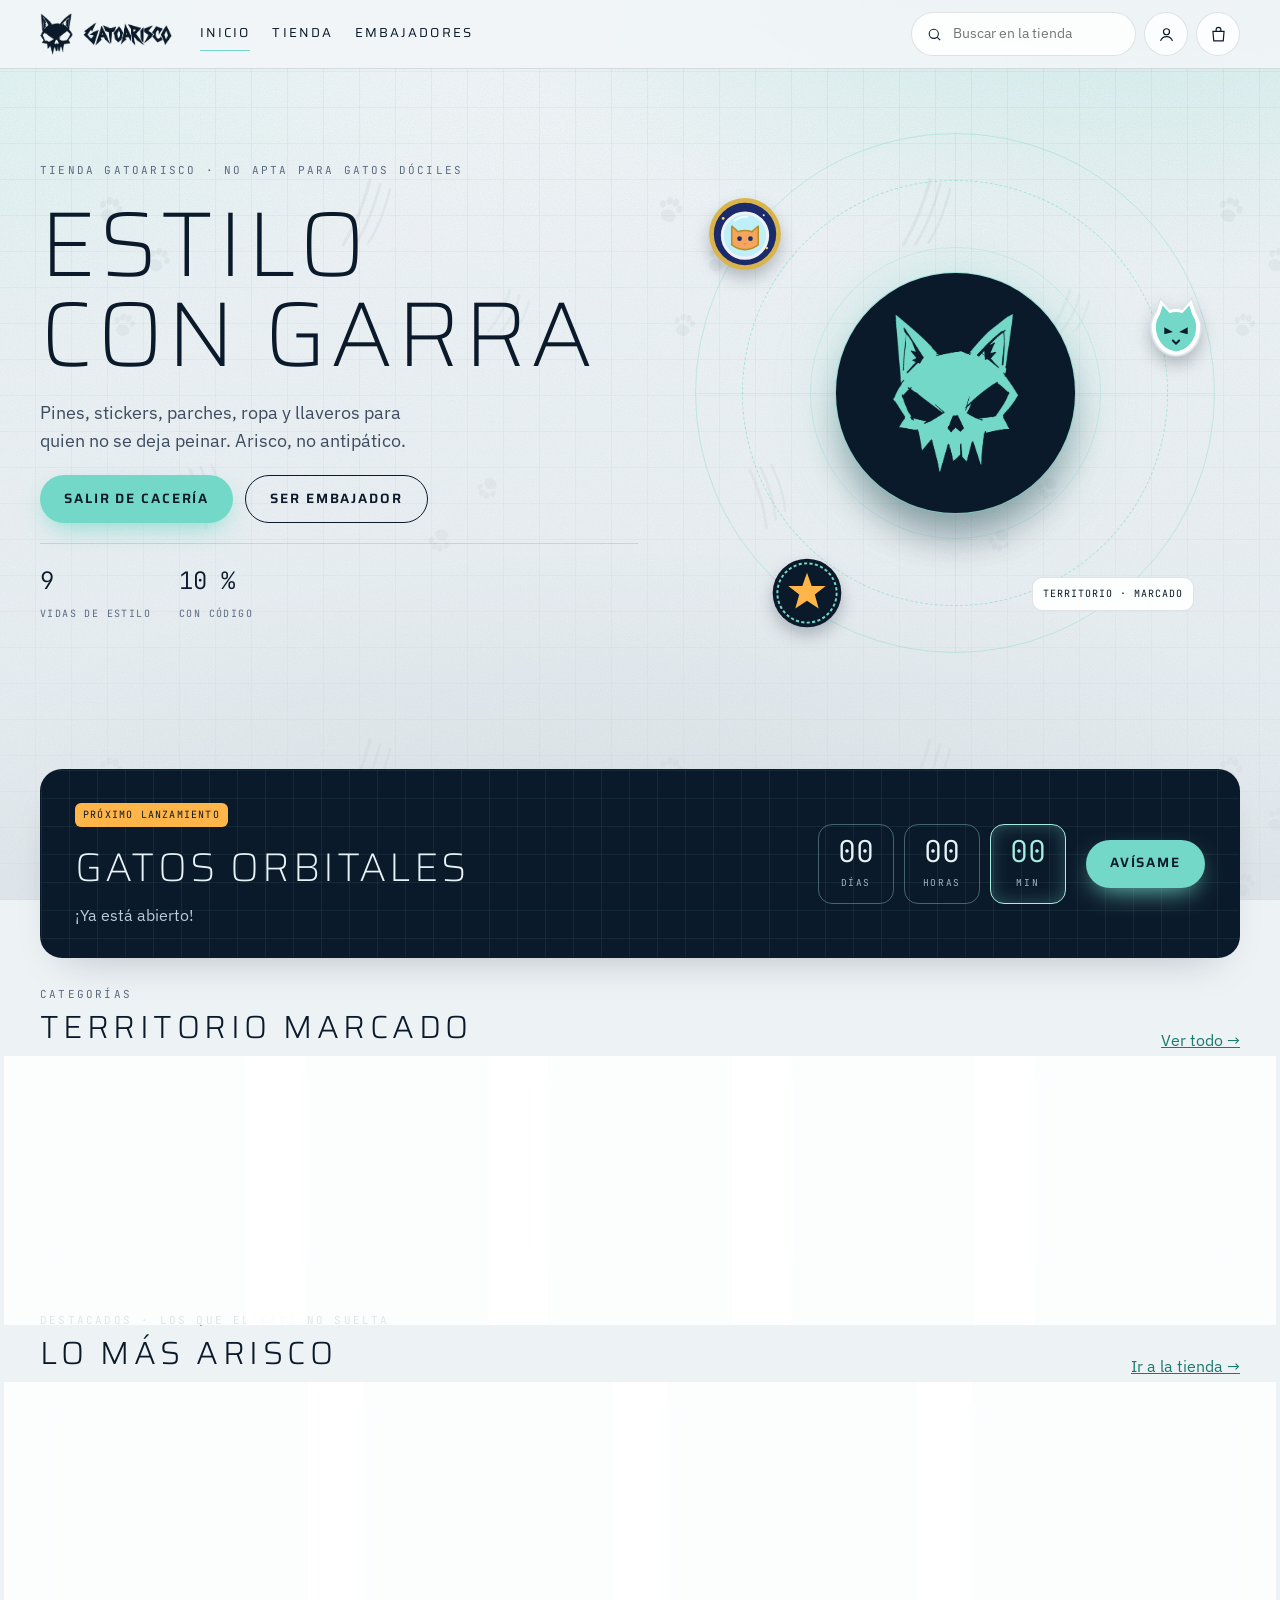
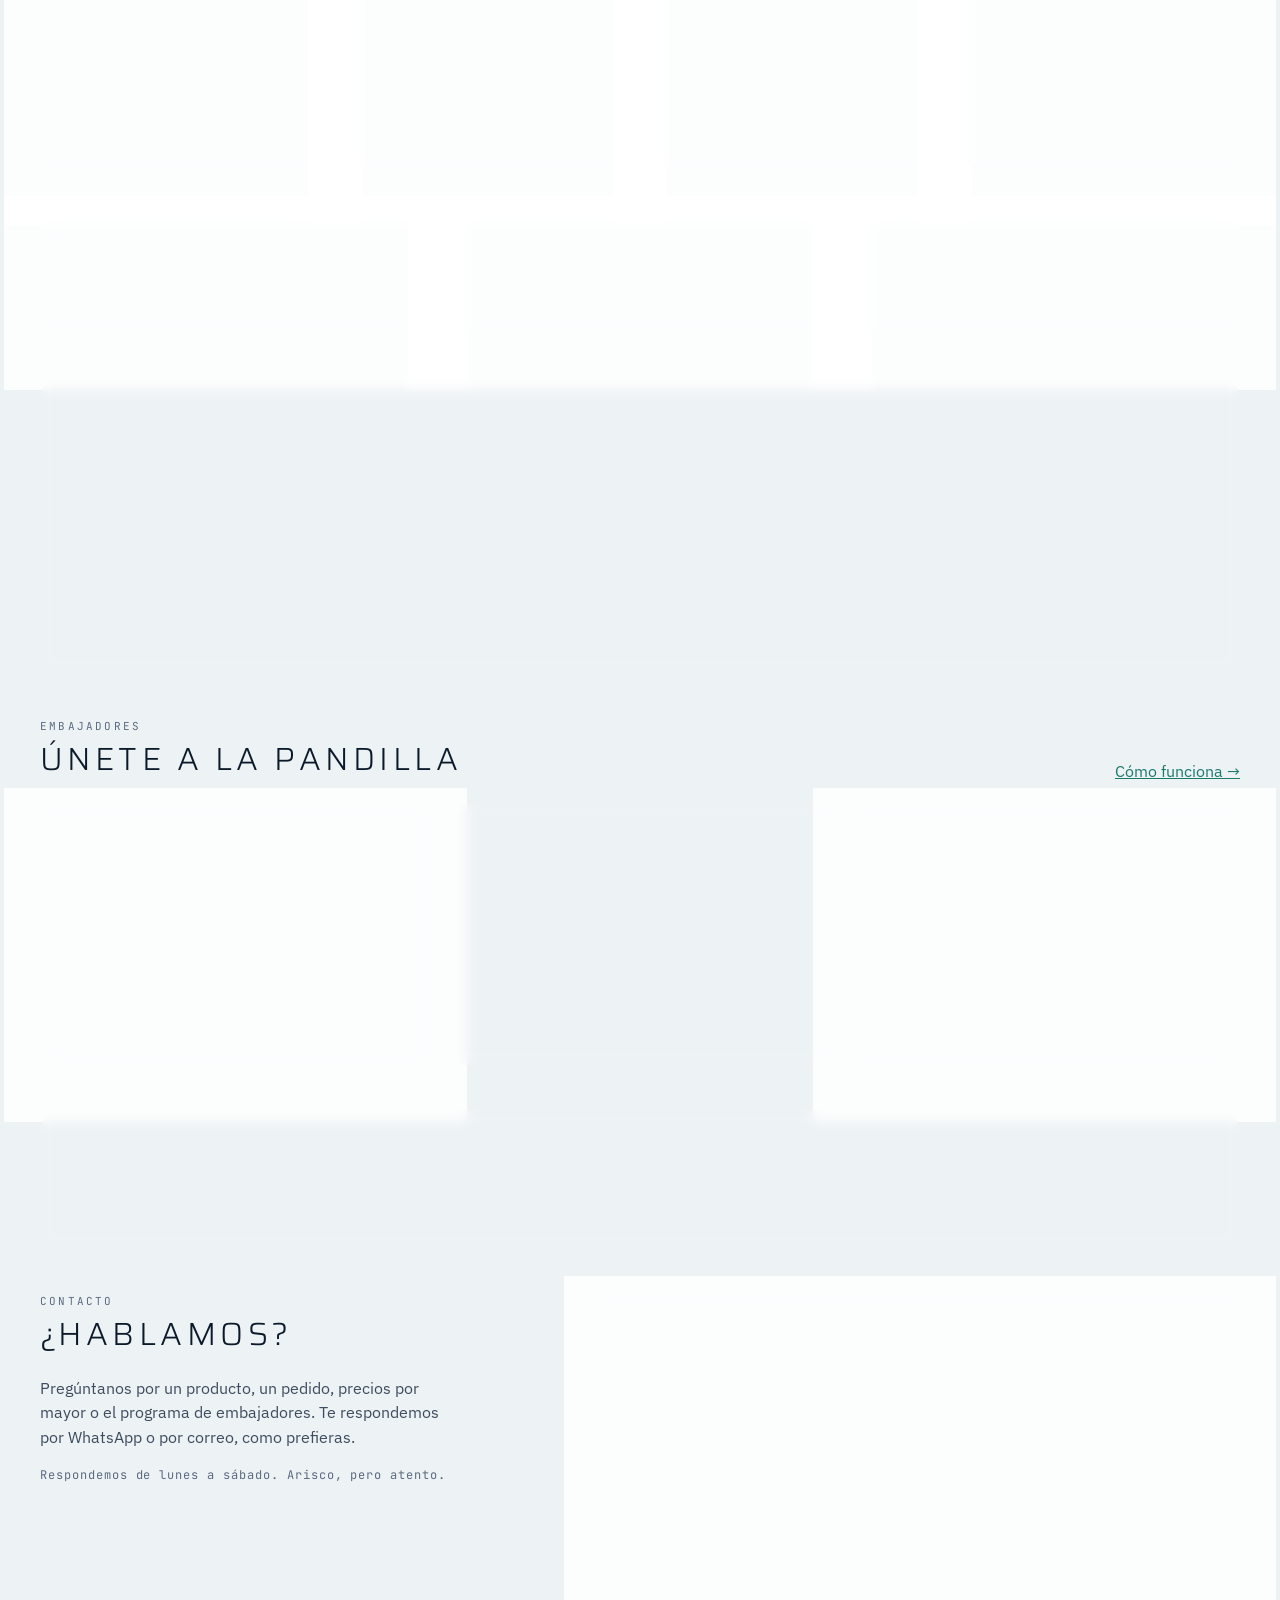
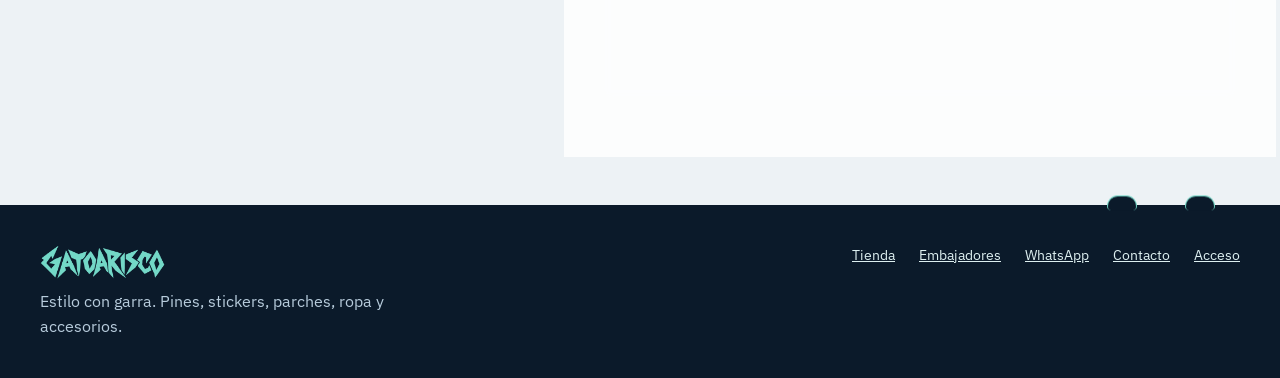
<file: index.html>
<!doctype html>
<html lang="es-CO">
<head>
<meta charset="utf-8">
<meta name="viewport" content="width=device-width, initial-scale=1, viewport-fit=cover">
<title>Gatoarisco · Estilo con garra</title>
<meta name="description" content="Tienda de pines, stickers, parches, ropa y llaveros con actitud. Envíos a toda Colombia.">
<meta name="theme-color" content="#0B1A2A">
<link rel="icon" type="image/png" sizes="32x32" href="assets/img/marca/favicon-32.png">
<link rel="apple-touch-icon" href="assets/img/marca/apple-touch-icon.png">
<link rel="manifest" href="manifest.webmanifest">
<meta property="og:type" content="website">
<meta property="og:title" content="Gatoarisco · Estilo con garra">
<meta property="og:description" content="Tienda de pines, stickers, parches, ropa y llaveros con actitud. Envíos a toda Colombia.">
<meta property="og:image" content="https://passbri.github.io/gatoarisco/assets/img/marca/og-gatoarisco.jpg">
<meta name="twitter:card" content="summary_large_image">
<link rel="preconnect" href="https://fonts.googleapis.com">
<link rel="preconnect" href="https://fonts.gstatic.com" crossorigin>
<link href="https://fonts.googleapis.com/css2?family=IBM+Plex+Sans:wght@400;500;600&family=JetBrains+Mono:wght@300;400&family=Saira:wght@200;300;400;500;600&display=swap" rel="stylesheet">
<link rel="stylesheet" href="assets/css/styles.css?v=202611131250">
</head>
<body data-page="inicio">
<a class="sr-only" href="#main">Saltar al contenido</a>
<header class="site-header" id="site-header"></header>
<main id="main">

<section class="hero">
  <div class="wrap">
    <div class="hero-copy">
      <p class="eyebrow">Tienda Gatoarisco · No apta para gatos dóciles</p>
      <h1 class="h-display">Estilo<br>con garra</h1>
      <p style="margin:0;font-size:18px;color:var(--text-2);max-width:34ch">Pines, stickers, parches, ropa y llaveros para quien no se deja peinar. Arisco, no antipático.</p>
      <div class="hero-actions">
        <a class="btn btn-primary" href="tienda.html">Salir de cacería</a>
        <a class="btn btn-ghost" href="embajadores.html">Ser embajador</a>
      </div>
      <div class="stats">
        <div><b>9</b><span>Vidas de estilo</span></div>
        <div><b>10 %</b><span>Con código</span></div>
        <div data-fundacion><b>20 %</b><span>Al fondo social</span></div>
      </div>
    </div>
    <div class="orbit" aria-hidden="true">
      <span class="ring r1"></span><span class="ring r2"></span><span class="ring r3"></span>
      <span class="axis-x"></span><span class="axis-y"></span>
      <div class="core"><img src="assets/img/marca/gatoarisco-icono-menta.png" alt=""></div>
      <img class="sat" src="assets/img/productos/pin-gato-astronauta.svg" alt="" style="left:2%;top:12%">
      <img class="sat" src="assets/img/productos/sticker-gato.svg" alt="" style="right:0;top:30%">
      <img class="sat" src="assets/img/productos/parche-estrella.svg" alt="" style="left:14%;bottom:4%">
      <span class="readout" style="right:4%;bottom:8%">TERRITORIO · MARCADO</span>
    </div>
  </div>
</section>

<section class="wrap">
  <div class="gato-corre" data-gato-corre></div>
  <div class="panel panel-night brackets drop" style="position:relative">
    <span class="grid-bg" aria-hidden="true"></span>
    <div>
      <span class="tag tag-amber">Próximo lanzamiento</span>
      <h2>Gatos Orbitales</h2>
      <p data-drop-status>Edición limitada. Los embajadores entran 2 horas antes; el resto, que espere su turno.</p>
    </div>
    <div class="countdown" data-countdown aria-label="Tiempo para el lanzamiento">
      <div><b data-d>--</b><span>DÍAS</span></div>
      <div><b data-h>--</b><span>HORAS</span></div>
      <div><b data-m>--</b><span>MIN</span></div>
    </div>
    <a class="btn btn-primary" href="https://wa.me/" data-wa="Hola, avísenme cuando abra el drop Gatos Orbitales" rel="noopener">Avísame</a>
  </div>
</section>

<section class="section">
  <div class="wrap">
    <div class="section-head"><div><p class="eyebrow">Categorías</p><h2 class="h-section">Territorio marcado</h2></div><a href="tienda.html">Ver todo →</a></div>
    <div class="cats" id="cats"></div>
  </div>
</section>

<section class="section" style="padding-top:0">
  <div class="wrap">
    <div class="section-head"><div><p class="eyebrow">Destacados · los que el gato no suelta</p><h2 class="h-section">Lo más arisco</h2></div><a href="tienda.html">Ir a la tienda →</a></div>
    <div class="grid" id="destacados"></div>
  </div>
</section>

<section class="section" style="padding-top:0">
  <div class="wrap benefits">
    <div class="panel benefit"><svg viewBox="0 0 24 24" fill="none" stroke="currentColor" stroke-width="1.5" aria-hidden="true"><path d="M3 6h11v10H3zM14 10h4l3 3v3h-7"/><circle cx="7" cy="17.5" r="1.8"/><circle cx="17.5" cy="17.5" r="1.8"/></svg><div><h3>Envíos a toda Colombia</h3><p>Gratis desde $60.000. Llega aunque el gato no quiera.</p></div></div>
    <div class="panel benefit"><svg viewBox="0 0 24 24" fill="none" stroke="currentColor" stroke-width="1.5" aria-hidden="true"><path d="M12 3l7 3v6c0 4.5-3 7.5-7 9-4-1.5-7-4.5-7-9V6z"/><path d="M9 12l2 2 4-4"/></svg><div><h3>Compra segura</h3><p>Confirmas tu pedido por WhatsApp antes de pagar.</p></div></div>
    <div class="panel benefit"><svg viewBox="0 0 24 24" fill="none" stroke="currentColor" stroke-width="1.5" aria-hidden="true"><path d="M4 12a8 8 0 0 1 14-5.3L20 9M20 12a8 8 0 0 1-14 5.3L4 15"/><path d="M20 4v5h-5M4 20v-5h5"/></svg><div><h3>Cambios fáciles</h3><p>5 días hábiles. Sin bufidos.</p></div></div>
    <div class="panel benefit" data-fundacion><svg viewBox="0 0 24 24" fill="none" stroke="currentColor" stroke-width="1.5" aria-hidden="true"><path d="M12 20s-7-4.4-7-10a4 4 0 0 1 7-2.6A4 4 0 0 1 19 10c0 5.6-7 10-7 10z"/></svg><div><h3>Compra con impacto</h3><p>Parte de cada venta va al fondo social.</p></div></div>
  </div>
</section>

<section class="section" style="padding-top:0">
  <div class="wrap">
    <div class="panel panel-night brackets manifiesto">
      <span class="grid-bg" aria-hidden="true"></span>
      <svg class="garra-fondo" viewBox="0 0 100 100" width="220" height="220" aria-hidden="true"><path d="M20 6 L42 94"/><path d="M42 2 L64 90"/><path d="M64 6 L86 94"/></svg>
      <p class="eyebrow" style="color:var(--glow)">Manifiesto arisco</p>
      <h2>No ronroneamos por cualquiera</h2>
      <ol>
        <li><b>Diseño propio</b>Cada pieza nace aquí. Copiar es de gatos domesticados.</li>
        <li><b>Calidad que aguanta zarpazos</b>Esmalte, bordado y vinilo para el morral, la chaqueta y la calle.</li>
        <li><b>Precio justo</b>Sin maullidos ni letra pequeña: lo que ves es lo que pagas.</li>
        <li data-fundacion><b>Garra con causa</b>Parte de cada venta protege a quienes venden en la calle.</li>
      </ol>
    </div>
  </div>
</section>

<section class="section" style="padding-top:0">
  <div class="wrap">
    <div class="section-head"><div><p class="eyebrow">Embajadores</p><h2 class="h-section">Únete a la pandilla</h2></div><a href="embajadores.html">Cómo funciona →</a></div>
    <div class="levels">
  <div class="panel brackets level"><span class="eyebrow">Nivel 1</span><strong class="h-section" style="font-size:22px">Explorador</strong><span class="amount" data-comision="explorador">15 %</span><p>del precio de cada producto vendido con tu código. Empiezas aquí desde la primera venta.</p><small class="ejemplo" data-ejemplo="explorador"></small></div>
  <div class="panel brackets level on"><span class="eyebrow">Nivel 2</span><strong class="h-section" style="font-size:22px;color:#fff">Navegante</strong><span class="amount" data-comision="navegante">18 %</span><p>del precio de cada producto cuando subes de nivel con tus ventas del mes.</p><small class="ejemplo" data-ejemplo="navegante"></small></div>
  <div class="panel brackets level"><span class="eyebrow">Nivel 3</span><strong class="h-section" style="font-size:22px">Comandante</strong><span class="amount" data-comision="comandante">20 %</span><p>del precio de cada producto para quienes más venden cada mes.</p><small class="ejemplo" data-ejemplo="comandante"></small></div>
</div>
  </div>
</section>

<section class="section" style="padding-top:0" data-fundacion>
  <div class="wrap">
    <div class="panel brackets" style="padding:26px">
      <p class="eyebrow">Fundación Gatoarisco</p>
      <h2 class="h-section">Así se reparte una venta de $10.000</h2>
      <p style="margin:8px 0 0;color:var(--text-2);max-width:60ch">Cuando un vendedor de calle vende un pin, la ganancia se divide de forma automática. Una parte paga la protección social de abuelos, estudiantes y personas sin empleo que venden con nosotros.</p>
      <div class="split" role="img" aria-label="Reparto de una venta de 10.000 pesos: 3.750 para quien vende, 2.500 costo del producto, 2.250 para Gatoarisco y 1.500 para el fondo social">
  <div style="flex:3750;background:var(--mint);color:var(--night)">$3.750</div>
  <div style="flex:2500;background:#D9E2EA;color:var(--night)">$2.500</div>
  <div style="flex:2250;background:var(--night);color:#E8F4F8">$2.250</div>
  <div style="flex:1500;background:var(--amber);color:var(--night)">$1.500</div>
</div>
<div class="legend">
  <span><span class="sw" style="background:var(--mint)"></span>Quien vende en la calle · 50 % de la ganancia</span>
  <span><span class="sw" style="background:#D9E2EA"></span>Costo del producto</span>
  <span><span class="sw" style="background:var(--night)"></span>Gatoarisco · operación y crecimiento</span>
  <span><span class="sw" style="background:var(--amber)"></span>Fondo de Protección Social · 20 % de la ganancia</span>
</div>
      <p style="margin:16px 0 0"><a href="impacto.html">Conoce la fundación →</a></p>
    </div>
  </div>
</section>

<section class="section" style="padding-top:0">
  <div class="wrap">
    <div class="panel panel-night brackets band" style="position:relative">
      <span class="grid-bg" aria-hidden="true"></span>
      <div style="position:relative"><h2>¿Tienes una camada grande?</h2><p>Precios por mayor para tiendas, eventos y empresas desde 50 unidades.</p></div>
      <a class="btn btn-primary" style="position:relative" href="https://wa.me/" data-wa="Hola, quiero precios por mayor para mi negocio" rel="noopener">Pedir cotización</a>
    </div>
  </div>
</section>

<section class="section" id="contacto" style="padding-top:0">
  <div class="wrap contacto">
    <div>
      <p class="eyebrow">Contacto</p>
      <h2 class="h-section">¿Hablamos?</h2>
      <p style="color:var(--text-2);max-width:42ch">Pregúntanos por un producto, un pedido, precios por mayor o el programa de embajadores. Te respondemos por WhatsApp o por correo, como prefieras.</p>
      <p class="nota-contacto">Respondemos de lunes a sábado. Arisco, pero atento.</p>
    </div>
    <form class="panel brackets form-contacto" id="form-contacto" novalidate>
      <div class="two">
        <div class="field"><label for="c-nombre">Nombre</label><input id="c-nombre" name="nombre" required minlength="2" maxlength="80" autocomplete="name"></div>
        <div class="field"><label for="c-contacto">Celular o correo</label><input id="c-contacto" name="contacto" required minlength="5" maxlength="120" autocomplete="email" placeholder="300 000 0000 o tu@correo.com"></div>
      </div>
      <div class="field"><label for="c-tipo">Sobre qué</label><select id="c-tipo" name="tipo"><option>Pregunta</option><option>Pedido</option><option>Mayoristas</option><option>Embajadores</option><option>Otro</option></select></div>
      <div class="field"><label for="c-mensaje">Mensaje</label><textarea id="c-mensaje" name="mensaje" rows="4" required minlength="5" maxlength="2000"></textarea></div>
      <input type="text" name="web" tabindex="-1" autocomplete="off" aria-hidden="true" style="position:absolute;left:-9999px">
      <button class="btn btn-primary" type="submit" style="width:100%">Enviar mensaje</button>
      <p class="alert alert-mint" id="contacto-ok" hidden style="margin-top:12px"><span class="dot"></span>Recibimos tu mensaje. Te contactamos pronto.</p>
    </form>
  </div>
</section>
</main>
<footer class="site-footer" id="site-footer"></footer>
<nav class="bottom-nav" id="bottom-nav" aria-label="Navegación inferior"></nav>
<script src="assets/js/config.js?v=202611121759"></script>
<script src="assets/js/gato.js?v=202611130015"></script>
<script src="assets/js/gato-corre.js?v=202611130015"></script>
<script src="assets/js/app.js?v=202611131320"></script>
</body>
</html>
</file>
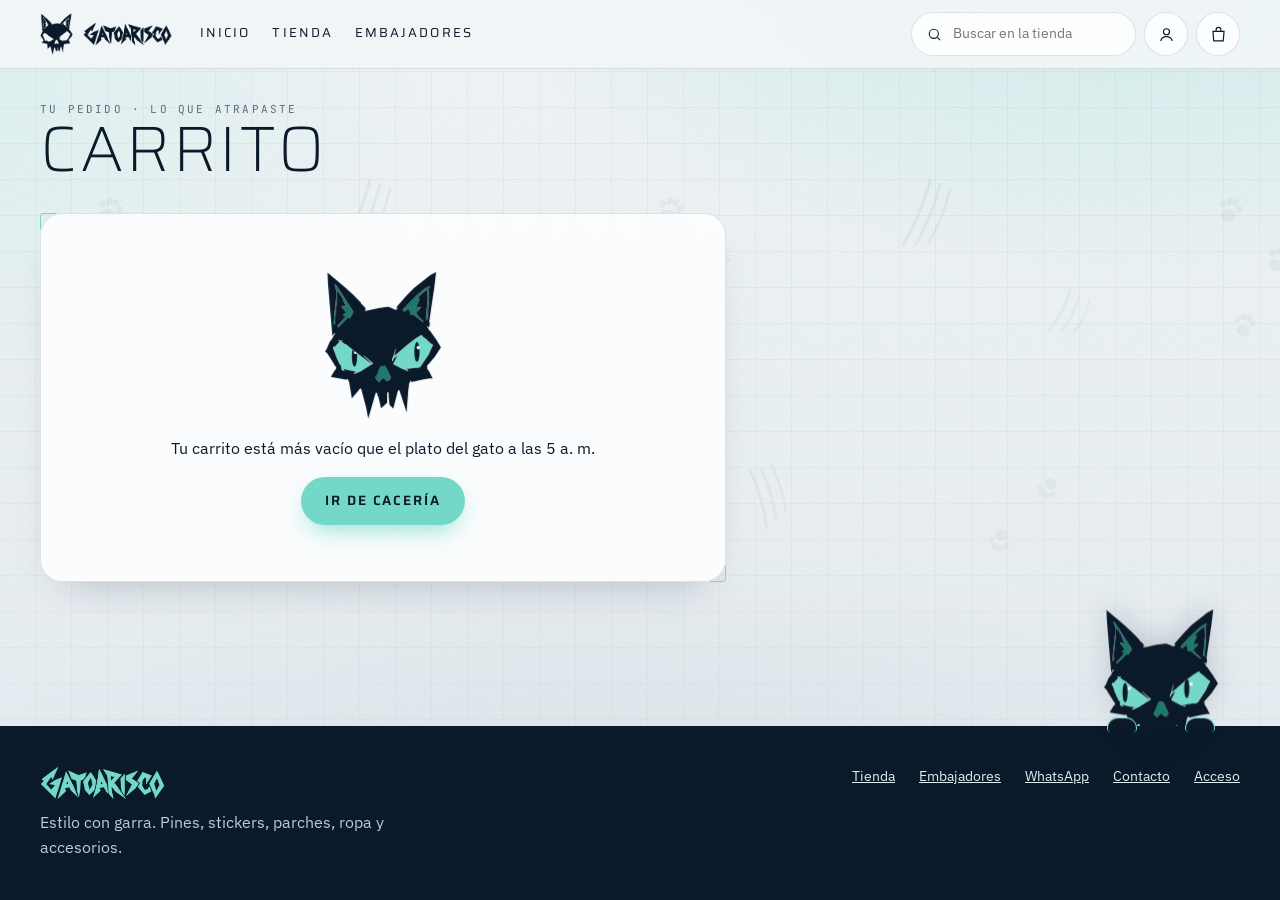
<file: carrito.html>
<!doctype html>
<html lang="es-CO">
<head>
<meta charset="utf-8">
<meta name="viewport" content="width=device-width, initial-scale=1, viewport-fit=cover">
<title>Carrito · Gatoarisco</title>
<meta name="description" content="Tu carrito de compras en Gatoarisco.">
<meta name="theme-color" content="#0B1A2A">
<link rel="icon" type="image/png" sizes="32x32" href="assets/img/marca/favicon-32.png">
<link rel="apple-touch-icon" href="assets/img/marca/apple-touch-icon.png">
<link rel="manifest" href="manifest.webmanifest">
<meta property="og:type" content="website">
<meta property="og:title" content="Carrito · Gatoarisco">
<meta property="og:description" content="Tu carrito de compras en Gatoarisco.">
<meta property="og:image" content="https://passbri.github.io/gatoarisco/assets/img/marca/og-gatoarisco.jpg">
<meta name="twitter:card" content="summary_large_image">
<link rel="preconnect" href="https://fonts.googleapis.com">
<link rel="preconnect" href="https://fonts.gstatic.com" crossorigin>
<link href="https://fonts.googleapis.com/css2?family=IBM+Plex+Sans:wght@400;500;600&family=JetBrains+Mono:wght@300;400&family=Saira:wght@200;300;400;500;600&display=swap" rel="stylesheet">
<link rel="stylesheet" href="assets/css/styles.css?v=202611131250">
</head>
<body data-page="carrito">
<a class="sr-only" href="#main">Saltar al contenido</a>
<header class="site-header" id="site-header"></header>
<main id="main">

<section class="wrap page-head">
  <p class="eyebrow">Tu pedido · lo que atrapaste</p>
  <h1 class="h-display">Carrito</h1>
</section>
<div class="wrap cart-layout">
  <div class="panel brackets" style="padding:8px 18px" id="cart-list"></div>
  <aside class="panel brackets cart-summary" id="cart-summary" style="padding:22px" hidden>
    <h2 class="h-section" style="font-size:20px;margin:0 0 12px">Resumen</h2>
    <div class="summary-row"><span>Subtotal</span><span id="s-subtotal"></span></div>
    <div class="summary-row" id="s-desc-row" hidden><span>Código de embajador</span><span id="s-desc" style="color:var(--mint-text)"></span></div>
    <div class="summary-row"><span>Envío</span><span id="s-envio"></span></div>
    <div class="summary-row total"><span>Total</span><span id="s-total"></span></div>
    <p class="alert alert-mint" style="margin:12px 0 18px"><span class="dot"></span><span id="s-free"></span></p>
    <form id="checkout" novalidate>
      <div class="field"><label for="ref">Código de embajador (opcional)</label><input id="ref" name="ref" autocomplete="off" placeholder="Ej. LAURA25"></div>
      <div class="field"><label for="nombre">Nombre completo</label><input id="nombre" name="nombre" required autocomplete="name"></div>
      <div class="two">
        <div class="field"><label for="telefono">Celular</label><input id="telefono" name="telefono" type="tel" required autocomplete="tel" inputmode="tel"></div>
        <div class="field"><label for="ciudad">Ciudad</label><input id="ciudad" name="ciudad" required autocomplete="address-level2"></div>
      </div>
      <div class="field"><label for="direccion">Dirección de entrega</label><input id="direccion" name="direccion" required autocomplete="street-address"></div>
            <div class="field"><label for="notas">Notas (opcional)</label><textarea id="notas" name="notas" rows="2"></textarea></div>
      <div class="pago-nequi"><img src="assets/img/pago/nequi.svg" alt="" width="34" height="34"><div><b>Pagas con Nequi</b><span>Al continuar verás el valor exacto, el número y la referencia de tu pedido.</span></div></div>
      <button class="btn btn-primary" type="submit" style="width:100%">Continuar al pago con Nequi</button>
      <p class="note" style="margin:12px 0 0">Arisco, pero honesto: despachamos apenas confirmemos tu pago.</p>
    </form>
  </aside>
</div>
</main>
<footer class="site-footer" id="site-footer"></footer>
<nav class="bottom-nav" id="bottom-nav" aria-label="Navegación inferior"></nav>
<script src="assets/js/config.js?v=202611121759"></script>
<script src="assets/js/gato.js?v=202611130015"></script>
<script src="assets/js/gato-corre.js?v=202611130015"></script>
<script src="assets/js/app.js?v=202611131320"></script>
</body>
</html>
</file>
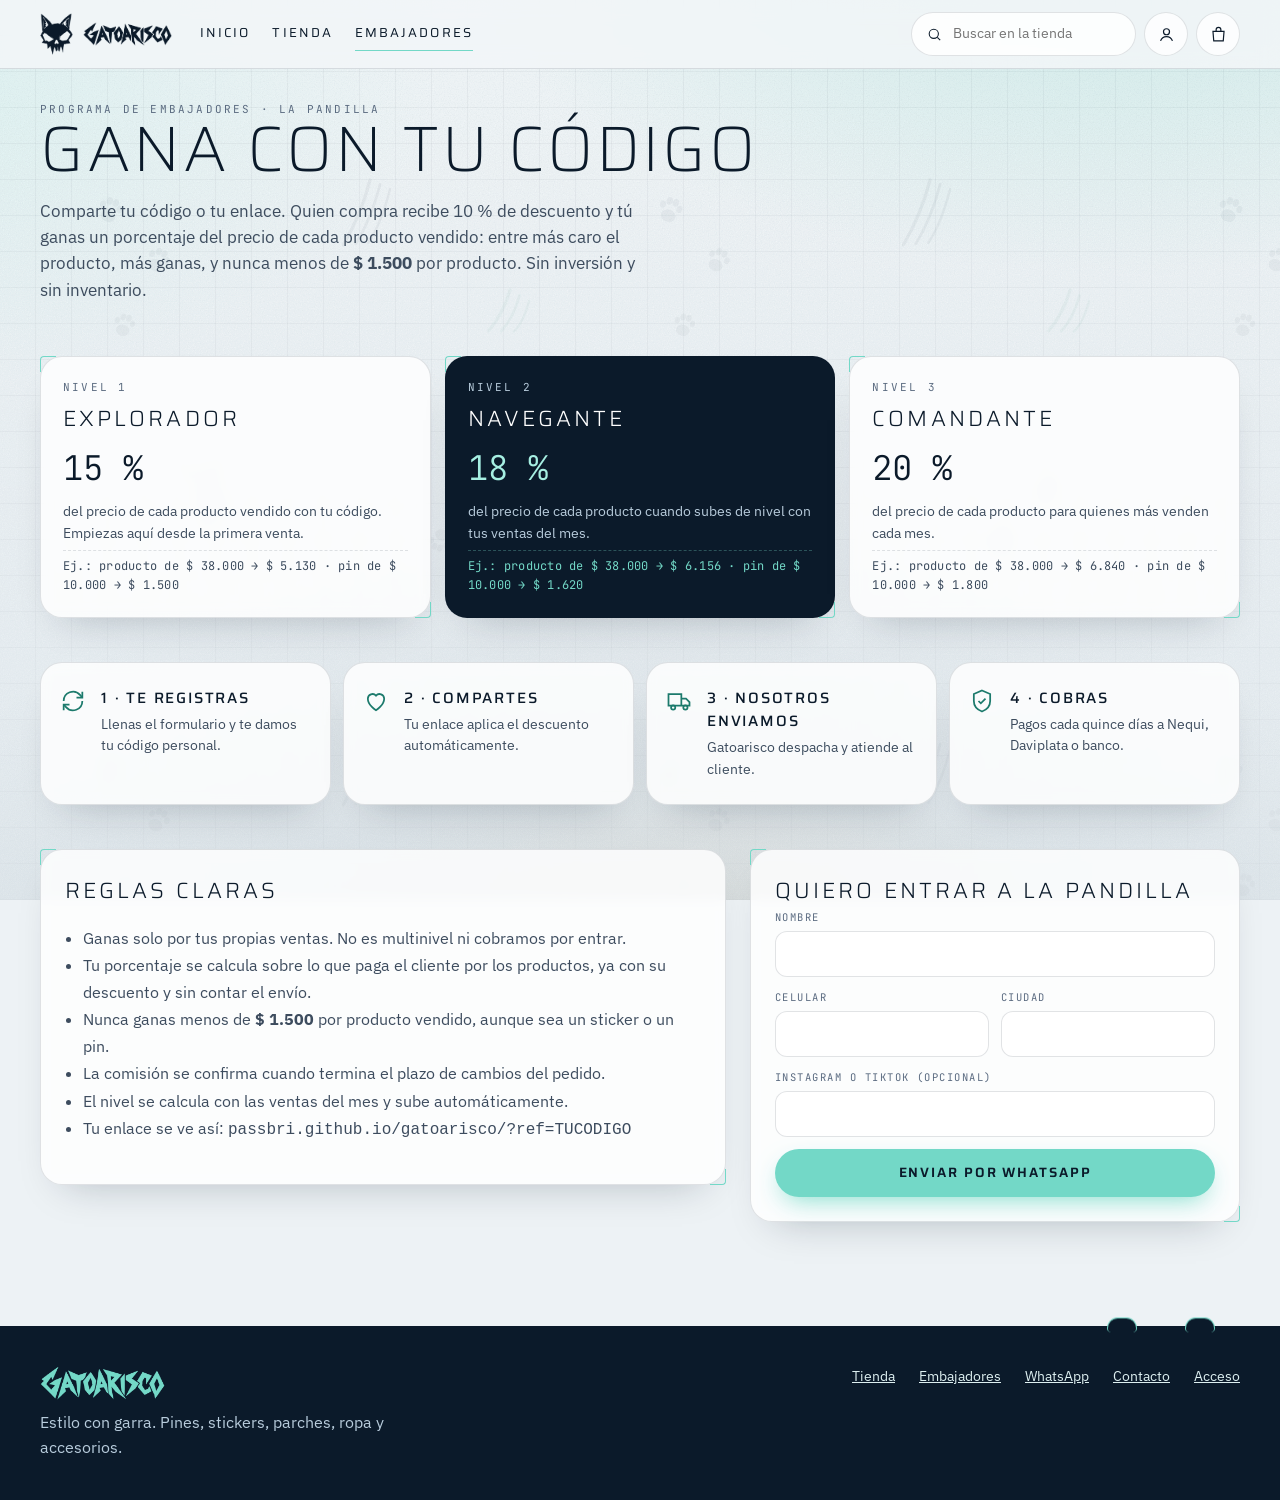
<file: embajadores.html>
<!doctype html>
<html lang="es-CO">
<head>
<meta charset="utf-8">
<meta name="viewport" content="width=device-width, initial-scale=1, viewport-fit=cover">
<title>Embajadores · Gatoarisco</title>
<meta name="description" content="Gana dinero recomendando Gatoarisco con tu código de embajador.">
<meta name="theme-color" content="#0B1A2A">
<link rel="icon" type="image/png" sizes="32x32" href="assets/img/marca/favicon-32.png">
<link rel="apple-touch-icon" href="assets/img/marca/apple-touch-icon.png">
<link rel="manifest" href="manifest.webmanifest">
<meta property="og:type" content="website">
<meta property="og:title" content="Embajadores · Gatoarisco">
<meta property="og:description" content="Gana dinero recomendando Gatoarisco con tu código de embajador.">
<meta property="og:image" content="https://passbri.github.io/gatoarisco/assets/img/marca/og-gatoarisco.jpg">
<meta name="twitter:card" content="summary_large_image">
<link rel="preconnect" href="https://fonts.googleapis.com">
<link rel="preconnect" href="https://fonts.gstatic.com" crossorigin>
<link href="https://fonts.googleapis.com/css2?family=IBM+Plex+Sans:wght@400;500;600&family=JetBrains+Mono:wght@300;400&family=Saira:wght@200;300;400;500;600&display=swap" rel="stylesheet">
<link rel="stylesheet" href="assets/css/styles.css?v=202611131250">
</head>
<body data-page="embajadores">
<a class="sr-only" href="#main">Saltar al contenido</a>
<header class="site-header" id="site-header"></header>
<main id="main">

<section class="wrap page-head">
  <p class="eyebrow">Programa de embajadores · la pandilla</p>
  <h1 class="h-display">Gana con tu código</h1>
  <p style="max-width:60ch;color:var(--text-2);font-size:17px">Comparte tu código o tu enlace. Quien compra recibe <span data-descuento>10</span> % de descuento y tú ganas un porcentaje del precio de cada producto vendido: entre más caro el producto, más ganas, y nunca menos de <b data-minimo>$ 1.500</b> por producto. Sin inversión y sin inventario.</p>
</section>
<section class="wrap section">
  <div class="levels">
  <div class="panel brackets level"><span class="eyebrow">Nivel 1</span><strong class="h-section" style="font-size:22px">Explorador</strong><span class="amount" data-comision="explorador">15 %</span><p>del precio de cada producto vendido con tu código. Empiezas aquí desde la primera venta.</p><small class="ejemplo" data-ejemplo="explorador"></small></div>
  <div class="panel brackets level on"><span class="eyebrow">Nivel 2</span><strong class="h-section" style="font-size:22px;color:#fff">Navegante</strong><span class="amount" data-comision="navegante">18 %</span><p>del precio de cada producto cuando subes de nivel con tus ventas del mes.</p><small class="ejemplo" data-ejemplo="navegante"></small></div>
  <div class="panel brackets level"><span class="eyebrow">Nivel 3</span><strong class="h-section" style="font-size:22px">Comandante</strong><span class="amount" data-comision="comandante">20 %</span><p>del precio de cada producto para quienes más venden cada mes.</p><small class="ejemplo" data-ejemplo="comandante"></small></div>
</div>
</section>
<section class="wrap section" style="padding-top:0">
  <div class="benefits">
    <div class="panel benefit"><svg viewBox="0 0 24 24" fill="none" stroke="currentColor" stroke-width="1.5" aria-hidden="true"><path d="M4 12a8 8 0 0 1 14-5.3L20 9M20 12a8 8 0 0 1-14 5.3L4 15"/><path d="M20 4v5h-5M4 20v-5h5"/></svg><div><h3>1 · Te registras</h3><p>Llenas el formulario y te damos tu código personal.</p></div></div>
    <div class="panel benefit"><svg viewBox="0 0 24 24" fill="none" stroke="currentColor" stroke-width="1.5" aria-hidden="true"><path d="M12 20s-7-4.4-7-10a4 4 0 0 1 7-2.6A4 4 0 0 1 19 10c0 5.6-7 10-7 10z"/></svg><div><h3>2 · Compartes</h3><p>Tu enlace aplica el descuento automáticamente.</p></div></div>
    <div class="panel benefit"><svg viewBox="0 0 24 24" fill="none" stroke="currentColor" stroke-width="1.5" aria-hidden="true"><path d="M3 6h11v10H3zM14 10h4l3 3v3h-7"/><circle cx="7" cy="17.5" r="1.8"/><circle cx="17.5" cy="17.5" r="1.8"/></svg><div><h3>3 · Nosotros enviamos</h3><p>Gatoarisco despacha y atiende al cliente.</p></div></div>
    <div class="panel benefit"><svg viewBox="0 0 24 24" fill="none" stroke="currentColor" stroke-width="1.5" aria-hidden="true"><path d="M12 3l7 3v6c0 4.5-3 7.5-7 9-4-1.5-7-4.5-7-9V6z"/><path d="M9 12l2 2 4-4"/></svg><div><h3>4 · Cobras</h3><p>Pagos cada quince días a Nequi, Daviplata o banco.</p></div></div>
  </div>
</section>
<section class="wrap section" style="padding-top:0">
  <div class="cart-layout" style="padding:0">
    <div class="panel brackets" style="padding:24px">
      <h2 class="h-section" style="font-size:22px">Reglas claras</h2>
      <ul style="color:var(--text-2);padding-left:18px;line-height:1.7">
        <li>Ganas solo por tus propias ventas. No es multinivel ni cobramos por entrar.</li>
        <li>Tu porcentaje se calcula sobre lo que paga el cliente por los productos, ya con su descuento y sin contar el envío.</li>
        <li data-minimo-caja>Nunca ganas menos de <b data-minimo>$ 1.500</b> por producto vendido, aunque sea un sticker o un pin.</li>
        <li>La comisión se confirma cuando termina el plazo de cambios del pedido.</li>
        <li>El nivel se calcula con las ventas del mes y sube automáticamente.</li>
        <li>Tu enlace se ve así: <code>passbri.github.io/gatoarisco/?ref=TUCODIGO</code></li>
      </ul>
    </div>
    <form class="panel brackets" style="padding:24px" id="form-embajador" novalidate>
      <h2 class="h-section" style="font-size:22px">Quiero entrar a la pandilla</h2>
      <div class="field"><label for="e-nombre">Nombre</label><input id="e-nombre" name="Nombre" required autocomplete="name"></div>
      <div class="two">
        <div class="field"><label for="e-cel">Celular</label><input id="e-cel" name="Celular" type="tel" required autocomplete="tel"></div>
        <div class="field"><label for="e-ciudad">Ciudad</label><input id="e-ciudad" name="Ciudad" required></div>
      </div>
      <div class="field"><label for="e-red">Instagram o TikTok (opcional)</label><input id="e-red" name="Red social"></div>
      <button class="btn btn-primary" type="submit" style="width:100%">Enviar por WhatsApp</button>
    </form>
  </div>
</section>
</main>
<footer class="site-footer" id="site-footer"></footer>
<nav class="bottom-nav" id="bottom-nav" aria-label="Navegación inferior"></nav>
<script src="assets/js/config.js?v=202611121759"></script>
<script src="assets/js/gato.js?v=202611130015"></script>
<script src="assets/js/gato-corre.js?v=202611130015"></script>
<script src="assets/js/app.js?v=202611131320"></script>
</body>
</html>
</file>
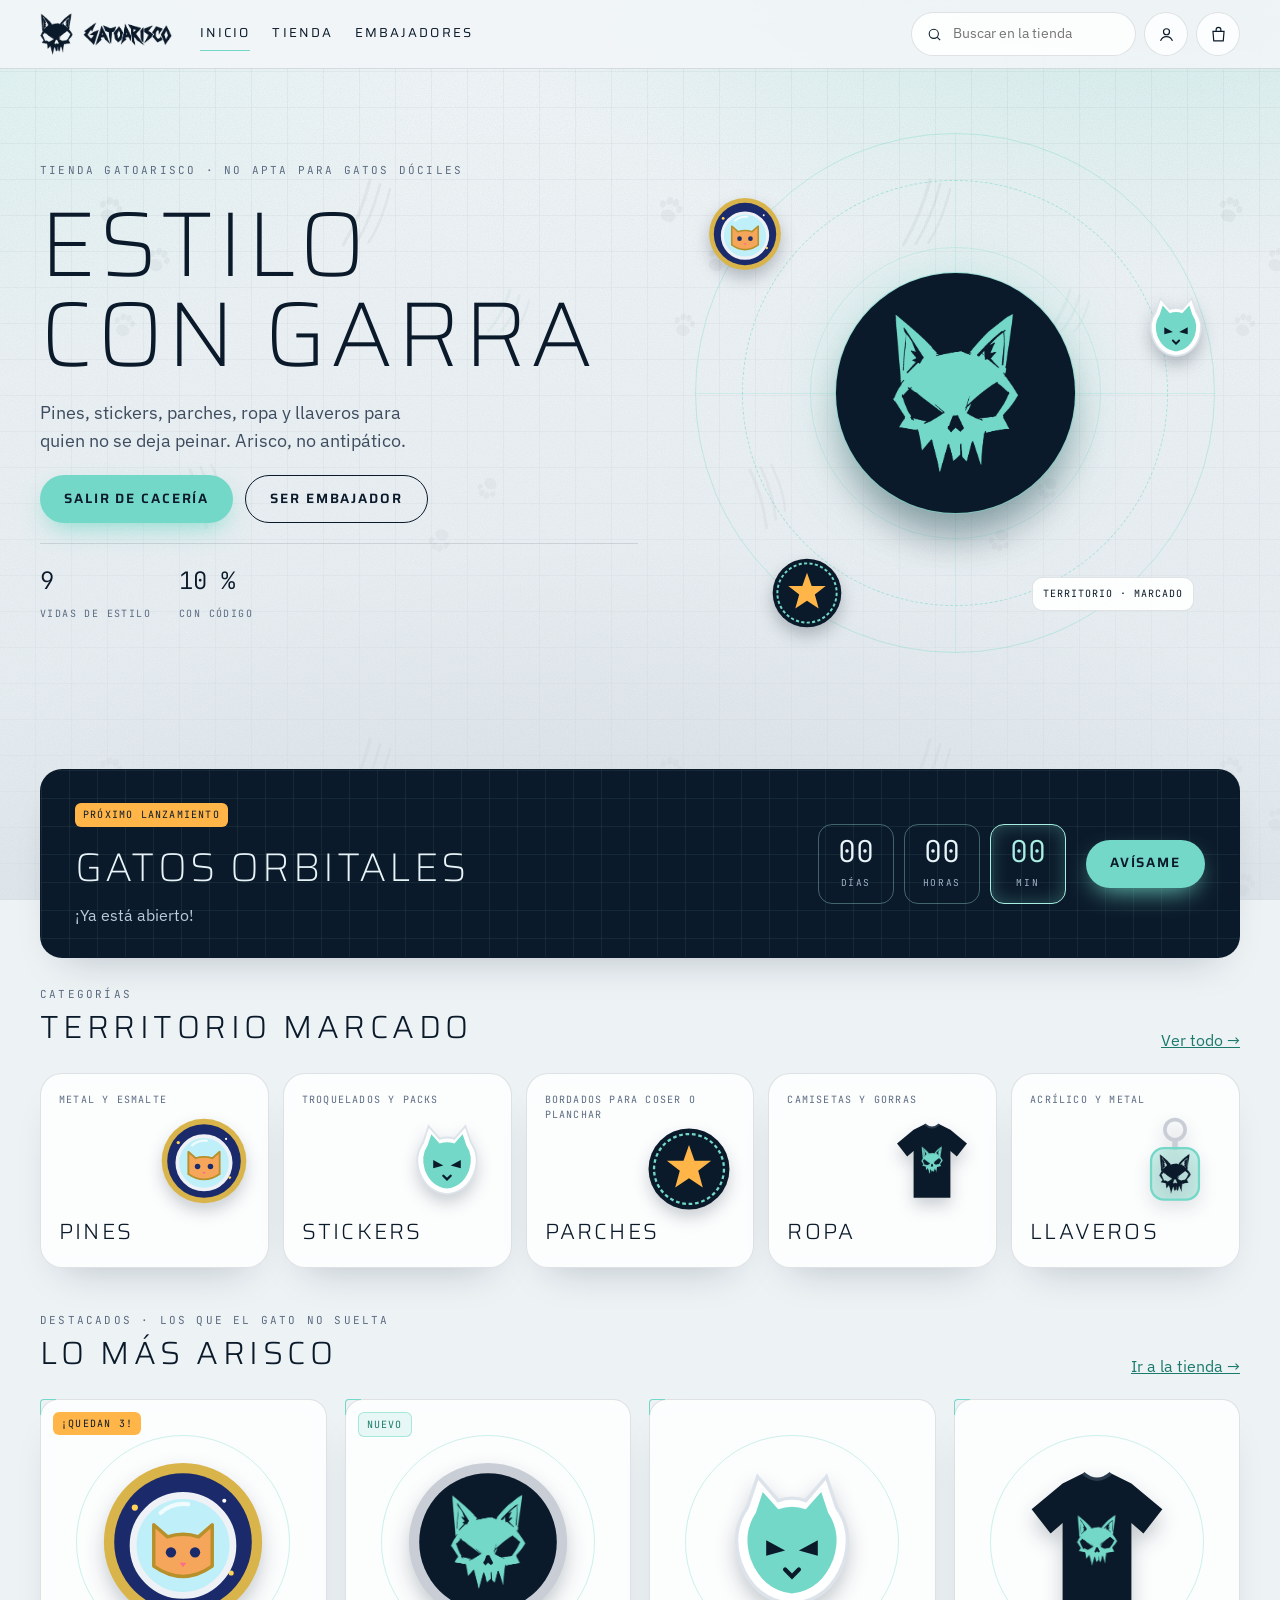
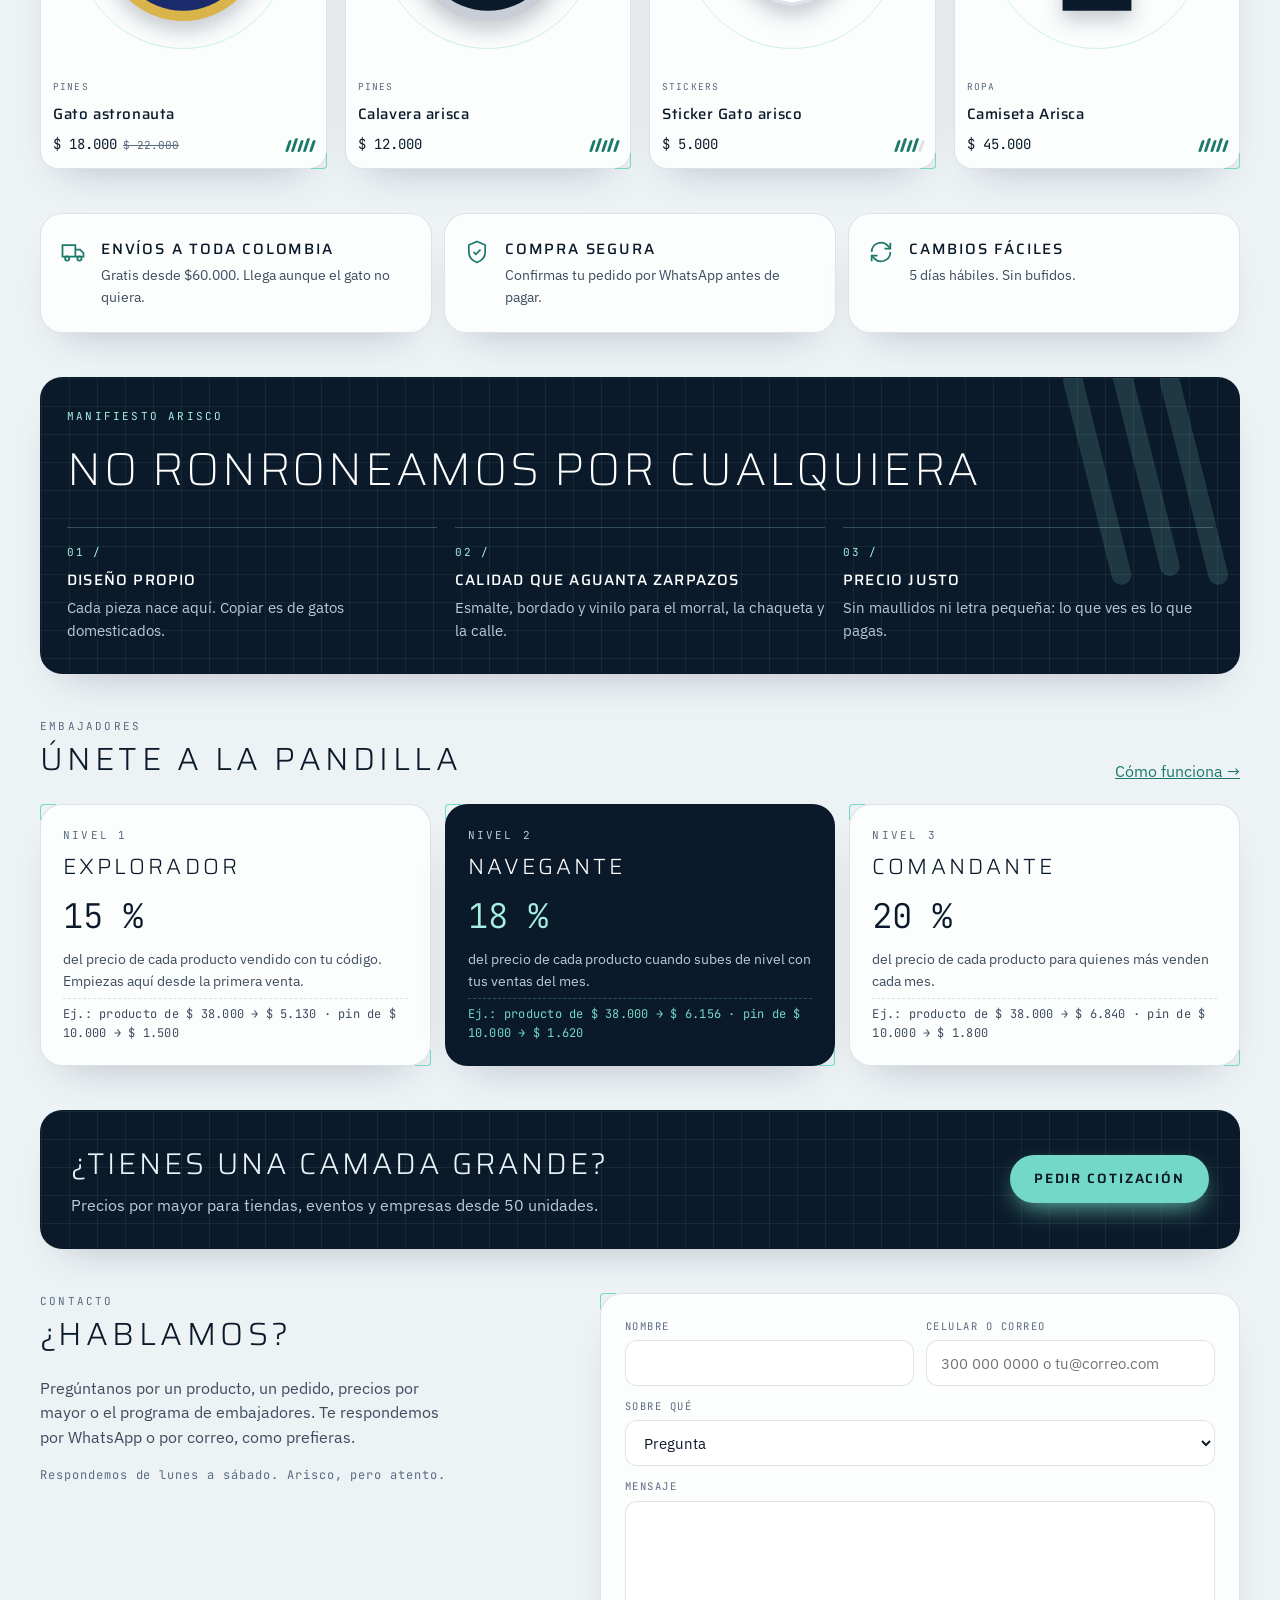
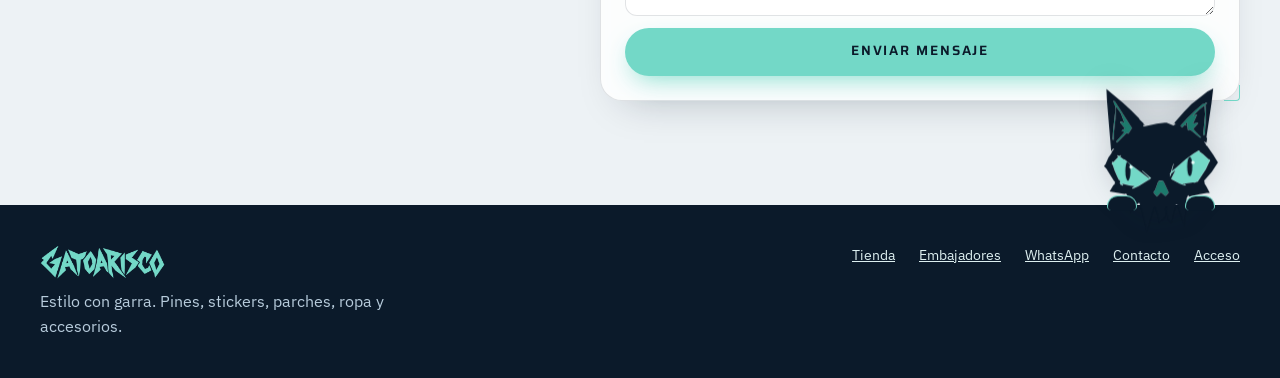
<file: impacto.html>
<!doctype html>
<html lang="es-CO">
<head>
<meta charset="utf-8">
<meta name="viewport" content="width=device-width, initial-scale=1, viewport-fit=cover">
<title>Impacto · Fundación Gatoarisco</title>
<meta name="description" content="Vendedores de calle con protección social: la Fundación Gatoarisco.">
<meta name="robots" content="noindex">
<script>document.documentElement.style.visibility="hidden";fetch("data/ajustes.json?t="+Date.now(),{cache:"no-store"}).then(function(r){return r.json()}).catch(function(){return {}}).then(function(a){if(!a.fundacion){location.replace("index.html")}else{document.documentElement.style.visibility=""}});</script>
<meta name="theme-color" content="#0B1A2A">
<link rel="icon" type="image/png" sizes="32x32" href="assets/img/marca/favicon-32.png">
<link rel="apple-touch-icon" href="assets/img/marca/apple-touch-icon.png">
<link rel="manifest" href="manifest.webmanifest">
<meta property="og:type" content="website">
<meta property="og:title" content="Impacto · Fundación Gatoarisco">
<meta property="og:description" content="Vendedores de calle con protección social: la Fundación Gatoarisco.">
<meta property="og:image" content="https://passbri.github.io/gatoarisco/assets/img/marca/og-gatoarisco.jpg">
<meta name="twitter:card" content="summary_large_image">
<link rel="preconnect" href="https://fonts.googleapis.com">
<link rel="preconnect" href="https://fonts.gstatic.com" crossorigin>
<link href="https://fonts.googleapis.com/css2?family=IBM+Plex+Sans:wght@400;500;600&family=JetBrains+Mono:wght@300;400&family=Saira:wght@200;300;400;500;600&display=swap" rel="stylesheet">
<link rel="stylesheet" href="assets/css/styles.css?v=202611131250">
</head>
<body data-page="impacto">
<a class="sr-only" href="#main">Saltar al contenido</a>
<header class="site-header" id="site-header"></header>
<main id="main">

<section class="wrap page-head">
  <p class="eyebrow">Fundación Gatoarisco</p>
  <h1 class="h-display">Vender también protege</h1>
  <p style="max-width:62ch;color:var(--text-2);font-size:17px">Abrimos oportunidades para personas mayores, estudiantes universitarios y personas sin empleo. Venden en la calle con productos de la tienda, se quedan con la mitad de la ganancia y el fondo social les ayuda con su protección.</p>
</section>
<section class="wrap section">
  <div class="benefits">
    <div class="panel benefit"><svg viewBox="0 0 24 24" fill="none" stroke="currentColor" stroke-width="1.5" aria-hidden="true"><path d="M12 20s-7-4.4-7-10a4 4 0 0 1 7-2.6A4 4 0 0 1 19 10c0 5.6-7 10-7 10z"/></svg><div><h3>Personas mayores</h3><p>Ingreso diario y aporte al ahorro para la vejez (BEPS).</p></div></div>
    <div class="panel benefit"><svg viewBox="0 0 24 24" fill="none" stroke="currentColor" stroke-width="1.5" aria-hidden="true"><path d="M4 12a8 8 0 0 1 14-5.3L20 9M20 12a8 8 0 0 1-14 5.3L4 15"/><path d="M20 4v5h-5M4 20v-5h5"/></svg><div><h3>Universitarios</h3><p>Horarios flexibles que no chocan con las clases.</p></div></div>
    <div class="panel benefit"><svg viewBox="0 0 24 24" fill="none" stroke="currentColor" stroke-width="1.5" aria-hidden="true"><path d="M12 3l7 3v6c0 4.5-3 7.5-7 9-4-1.5-7-4.5-7-9V6z"/><path d="M9 12l2 2 4-4"/></svg><div><h3>Sin empleo</h3><p>Un ingreso desde el primer día, sin invertir.</p></div></div>
    <div class="panel benefit"><svg viewBox="0 0 24 24" fill="none" stroke="currentColor" stroke-width="1.5" aria-hidden="true"><path d="M3 6h11v10H3zM14 10h4l3 3v3h-7"/><circle cx="7" cy="17.5" r="1.8"/><circle cx="17.5" cy="17.5" r="1.8"/></svg><div><h3>Cierre diario</h3><p>Cada día se cuadra la venta y cada quien recibe lo suyo.</p></div></div>
  </div>
</section>
<section class="wrap section" style="padding-top:0">
  <div class="panel brackets" style="padding:26px">
    <p class="eyebrow">Ejemplo con un pin de $10.000</p>
    <h2 class="h-section">Reparto 50/50 de la ganancia</h2>
    <p style="margin:8px 0 0;color:var(--text-2);max-width:62ch">Primero se descuenta el costo del producto. La ganancia que queda se divide en partes iguales entre quien vende y Gatoarisco, y de la parte de Gatoarisco sale el 20 % de la ganancia para el Fondo de Protección Social, que paga ARL, BEPS o aportes a pensión.</p>
    <div class="split" role="img" aria-label="Reparto de una venta de 10.000 pesos: 3.750 para quien vende, 2.500 costo del producto, 2.250 para Gatoarisco y 1.500 para el fondo social">
  <div style="flex:3750;background:var(--mint);color:var(--night)">$3.750</div>
  <div style="flex:2500;background:#D9E2EA;color:var(--night)">$2.500</div>
  <div style="flex:2250;background:var(--night);color:#E8F4F8">$2.250</div>
  <div style="flex:1500;background:var(--amber);color:var(--night)">$1.500</div>
</div>
<div class="legend">
  <span><span class="sw" style="background:var(--mint)"></span>Quien vende en la calle · 50 % de la ganancia</span>
  <span><span class="sw" style="background:#D9E2EA"></span>Costo del producto</span>
  <span><span class="sw" style="background:var(--night)"></span>Gatoarisco · operación y crecimiento</span>
  <span><span class="sw" style="background:var(--amber)"></span>Fondo de Protección Social · 20 % de la ganancia</span>
</div>
  </div>
</section>
<section class="wrap section" style="padding-top:0">
  <div class="cart-layout" style="padding:0">
    <div class="panel panel-night brackets" style="padding:26px;position:relative">
      <span class="grid-bg" aria-hidden="true"></span>
      <div style="position:relative">
        <h2 class="h-section" style="font-size:22px;color:#fff">Qué cubre el fondo</h2>
        <ul style="color:#B8CCDC;padding-left:18px;line-height:1.8">
          <li>ARL para trabajar en la calle con respaldo.</li>
          <li>Aportes a BEPS para personas mayores.</li>
          <li>Aportes a pensión para quienes cotizan.</li>
          <li>Informe público del fondo cada trimestre.</li>
        </ul>
      </div>
    </div>
    <form class="panel brackets" style="padding:24px" id="form-vendedor" novalidate>
      <h2 class="h-section" style="font-size:22px">Quiero vender</h2>
      <div class="field"><label for="v-nombre">Nombre</label><input id="v-nombre" name="Nombre" required autocomplete="name"></div>
      <div class="two">
        <div class="field"><label for="v-cel">Celular</label><input id="v-cel" name="Celular" type="tel" required autocomplete="tel"></div>
        <div class="field"><label for="v-ciudad">Ciudad</label><input id="v-ciudad" name="Ciudad" required></div>
      </div>
      <div class="field"><label for="v-perfil">Me identifico como</label><select id="v-perfil" name="Perfil"><option>Persona mayor</option><option>Estudiante universitario</option><option>Persona sin empleo</option><option>Otro</option></select></div>
      <button class="btn btn-primary" type="submit" style="width:100%">Enviar por WhatsApp</button>
    </form>
  </div>
</section>
</main>
<footer class="site-footer" id="site-footer"></footer>
<nav class="bottom-nav" id="bottom-nav" aria-label="Navegación inferior"></nav>
<script src="assets/js/config.js?v=202611121759"></script>
<script src="assets/js/gato.js?v=202611130015"></script>
<script src="assets/js/gato-corre.js?v=202611130015"></script>
<script src="assets/js/app.js?v=202611131320"></script>
</body>
</html>
</file>
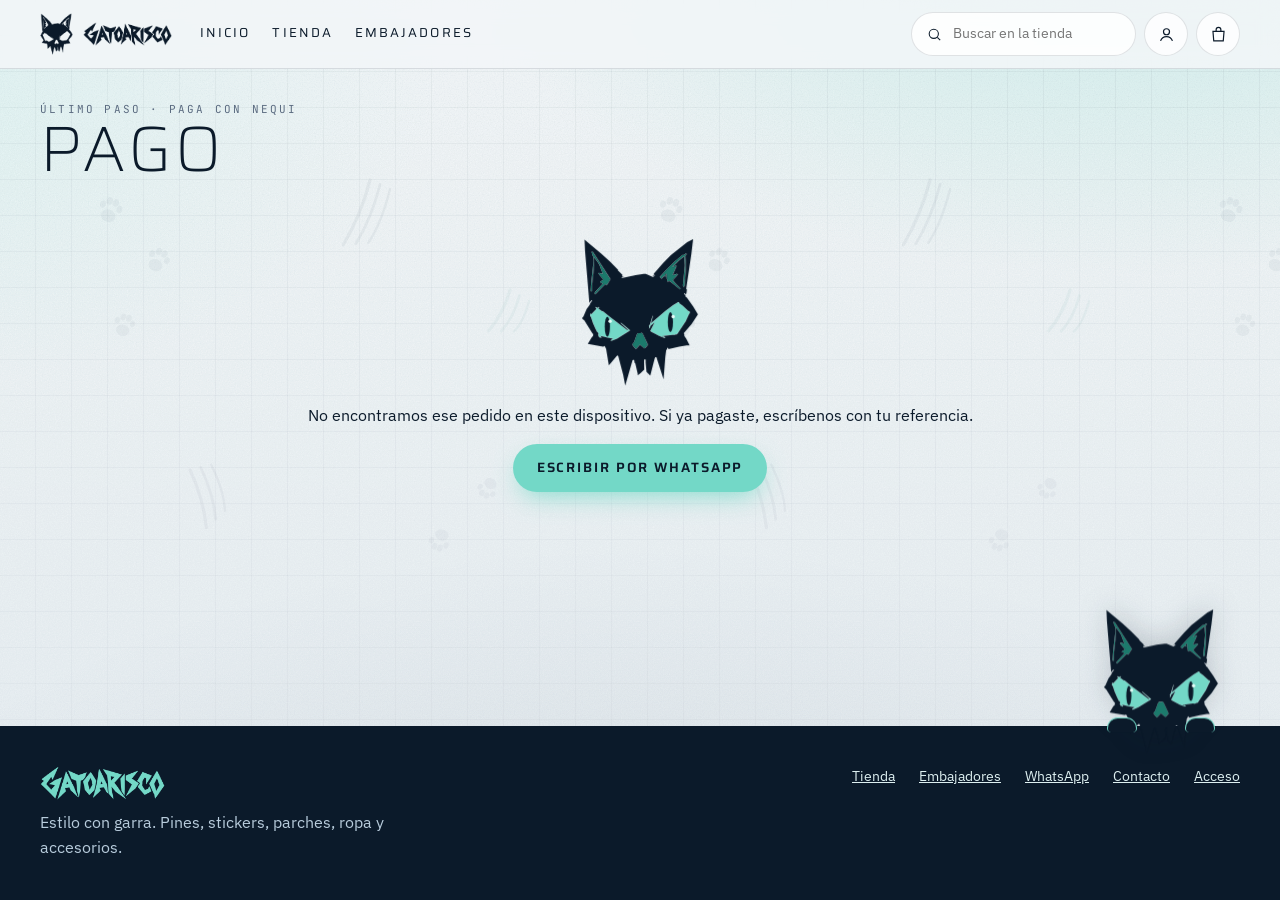
<file: pago.html>
<!doctype html>
<html lang="es-CO">
<head>
<meta charset="utf-8">
<meta name="viewport" content="width=device-width, initial-scale=1, viewport-fit=cover">
<title>Pagar con Nequi · Gatoarisco</title>
<meta name="description" content="Instrucciones para pagar tu pedido con Nequi.">
<meta name="robots" content="noindex">
<meta name="theme-color" content="#0B1A2A">
<link rel="icon" type="image/png" sizes="32x32" href="assets/img/marca/favicon-32.png">
<link rel="apple-touch-icon" href="assets/img/marca/apple-touch-icon.png">
<link rel="manifest" href="manifest.webmanifest">
<meta property="og:type" content="website">
<meta property="og:title" content="Pagar con Nequi · Gatoarisco">
<meta property="og:description" content="Instrucciones para pagar tu pedido con Nequi.">
<meta property="og:image" content="https://passbri.github.io/gatoarisco/assets/img/marca/og-gatoarisco.jpg">
<meta name="twitter:card" content="summary_large_image">
<link rel="preconnect" href="https://fonts.googleapis.com">
<link rel="preconnect" href="https://fonts.gstatic.com" crossorigin>
<link href="https://fonts.googleapis.com/css2?family=IBM+Plex+Sans:wght@400;500;600&family=JetBrains+Mono:wght@300;400&family=Saira:wght@200;300;400;500;600&display=swap" rel="stylesheet">
<link rel="stylesheet" href="assets/css/styles.css?v=202611131250">
</head>
<body data-page="pago">
<a class="sr-only" href="#main">Saltar al contenido</a>
<header class="site-header" id="site-header"></header>
<main id="main">

<section class="wrap page-head">
  <p class="eyebrow">Último paso · paga con Nequi</p>
  <h1 class="h-display">Pago</h1>
</section>
<div class="wrap section" style="padding-top:0" id="pago"></div>
</main>
<footer class="site-footer" id="site-footer"></footer>
<nav class="bottom-nav" id="bottom-nav" aria-label="Navegación inferior"></nav>
<script src="assets/js/config.js?v=202611121759"></script>
<script src="assets/js/gato.js?v=202611130015"></script>
<script src="assets/js/gato-corre.js?v=202611130015"></script>
<script src="assets/js/app.js?v=202611131320"></script>
</body>
</html>
</file>
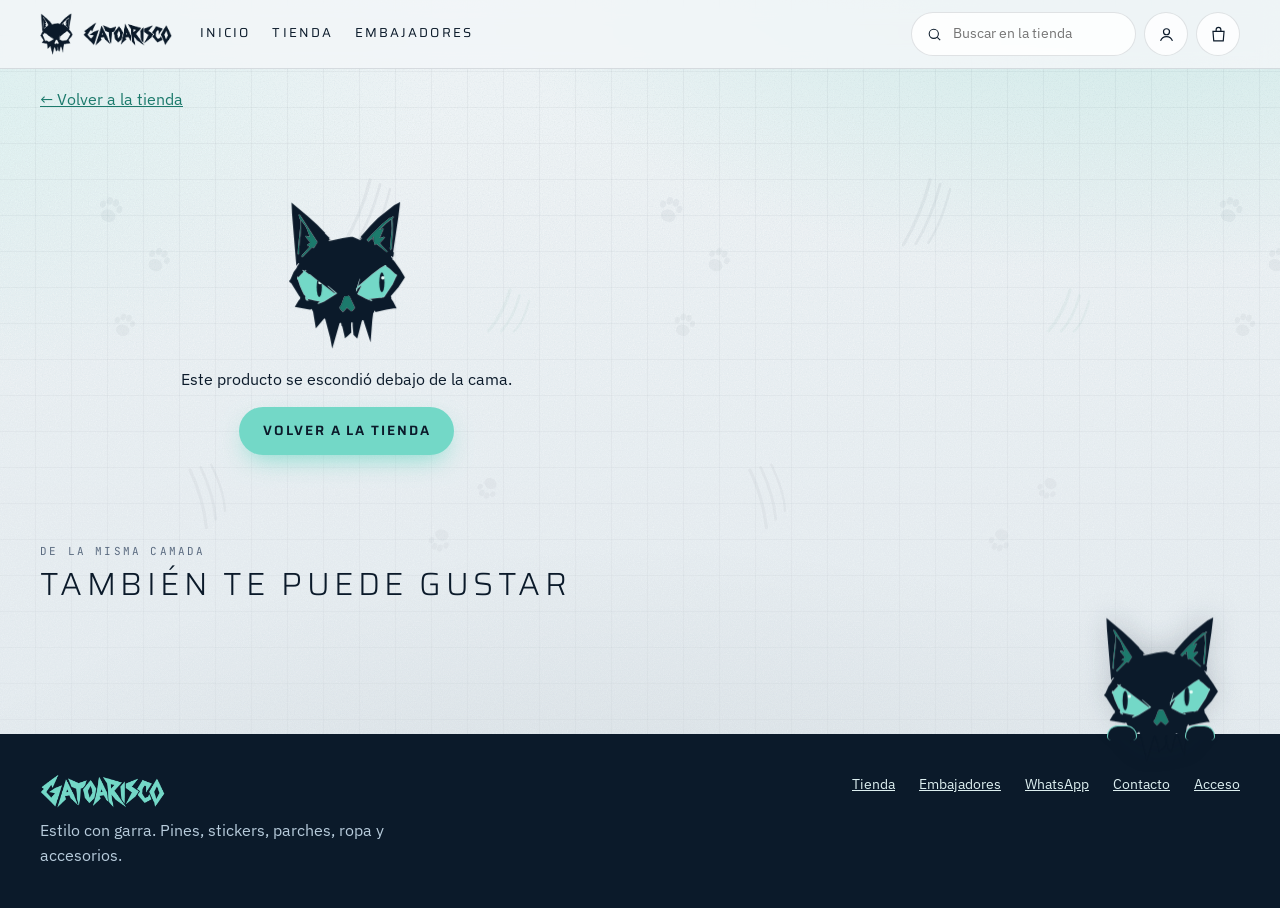
<file: producto.html>
<!doctype html>
<html lang="es-CO">
<head>
<meta charset="utf-8">
<meta name="viewport" content="width=device-width, initial-scale=1, viewport-fit=cover">
<title>Producto · Gatoarisco</title>
<meta name="description" content="Detalle del producto en la tienda Gatoarisco.">
<meta name="theme-color" content="#0B1A2A">
<link rel="icon" type="image/png" sizes="32x32" href="assets/img/marca/favicon-32.png">
<link rel="apple-touch-icon" href="assets/img/marca/apple-touch-icon.png">
<link rel="manifest" href="manifest.webmanifest">
<meta property="og:type" content="website">
<meta property="og:title" content="Producto · Gatoarisco">
<meta property="og:description" content="Detalle del producto en la tienda Gatoarisco.">
<meta property="og:image" content="https://passbri.github.io/gatoarisco/assets/img/marca/og-gatoarisco.jpg">
<meta name="twitter:card" content="summary_large_image">
<link rel="preconnect" href="https://fonts.googleapis.com">
<link rel="preconnect" href="https://fonts.gstatic.com" crossorigin>
<link href="https://fonts.googleapis.com/css2?family=IBM+Plex+Sans:wght@400;500;600&family=JetBrains+Mono:wght@300;400&family=Saira:wght@200;300;400;500;600&display=swap" rel="stylesheet">
<link rel="stylesheet" href="assets/css/styles.css?v=202611131250">
</head>
<body data-page="producto">
<a class="sr-only" href="#main">Saltar al contenido</a>
<header class="site-header" id="site-header"></header>
<main id="main">

<div class="wrap">
  <p style="margin:18px 0 0"><a href="tienda.html">← Volver a la tienda</a></p>
  <section class="product" id="producto"></section>
  <section class="section" style="padding-top:0">
    <div class="section-head"><div><p class="eyebrow">De la misma camada</p><h2 class="h-section">También te puede gustar</h2></div></div>
    <div class="grid" id="relacionados"></div>
  </section>
</div>
</main>
<footer class="site-footer" id="site-footer"></footer>
<nav class="bottom-nav" id="bottom-nav" aria-label="Navegación inferior"></nav>
<script src="assets/js/config.js?v=202611121759"></script>
<script src="assets/js/gato.js?v=202611130015"></script>
<script src="assets/js/gato-corre.js?v=202611130015"></script>
<script src="assets/js/app.js?v=202611131320"></script>
</body>
</html>
</file>
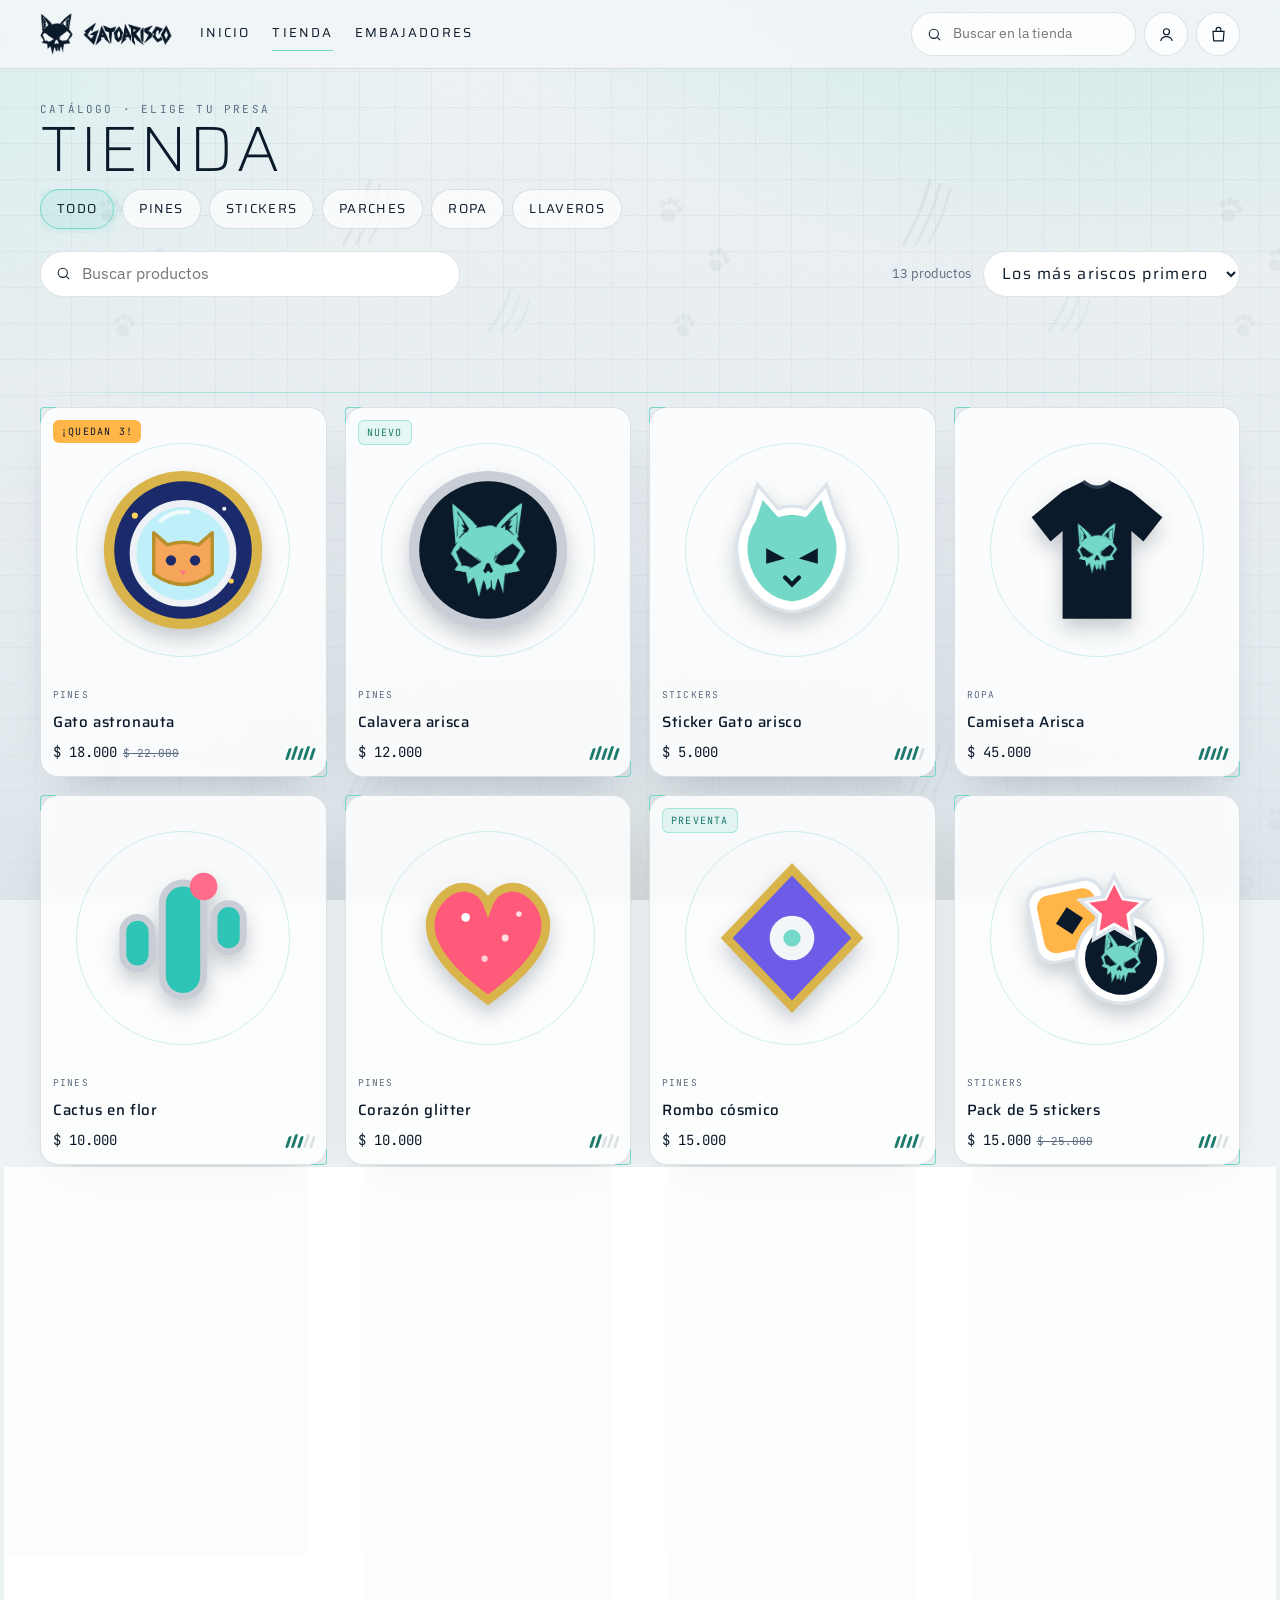
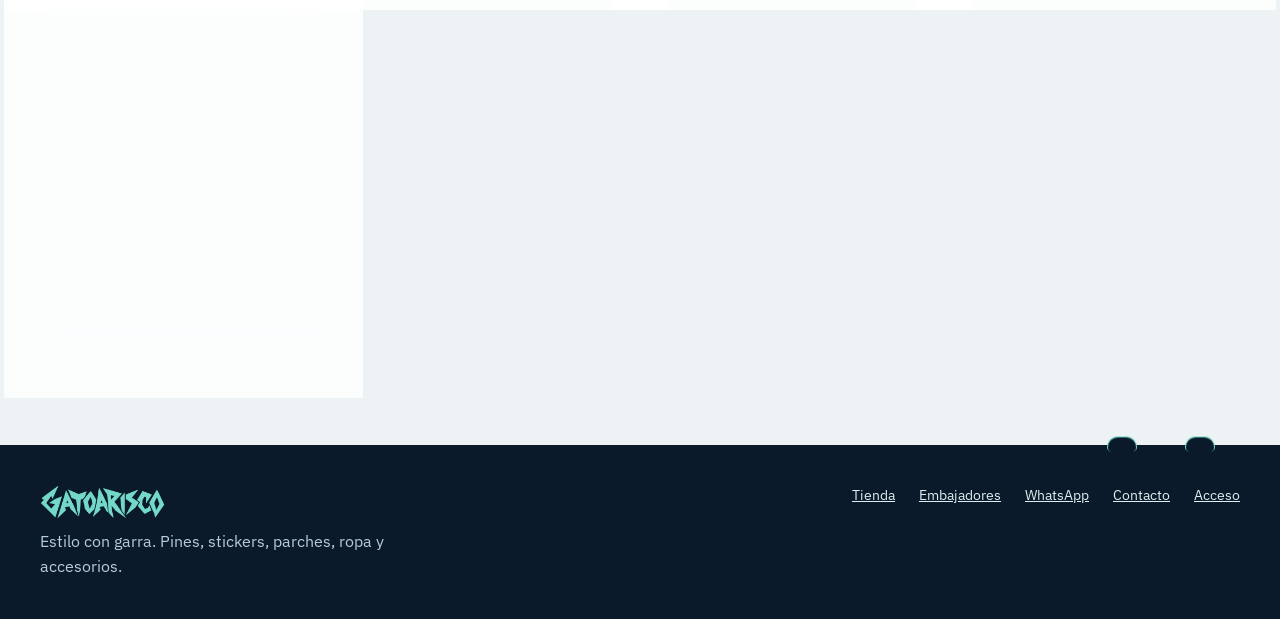
<file: tienda.html>
<!doctype html>
<html lang="es-CO">
<head>
<meta charset="utf-8">
<meta name="viewport" content="width=device-width, initial-scale=1, viewport-fit=cover">
<title>Tienda · Gatoarisco</title>
<meta name="description" content="Pines, stickers, parches, ropa y llaveros Gatoarisco.">
<meta name="theme-color" content="#0B1A2A">
<link rel="icon" type="image/png" sizes="32x32" href="assets/img/marca/favicon-32.png">
<link rel="apple-touch-icon" href="assets/img/marca/apple-touch-icon.png">
<link rel="manifest" href="manifest.webmanifest">
<meta property="og:type" content="website">
<meta property="og:title" content="Tienda · Gatoarisco">
<meta property="og:description" content="Pines, stickers, parches, ropa y llaveros Gatoarisco.">
<meta property="og:image" content="https://passbri.github.io/gatoarisco/assets/img/marca/og-gatoarisco.jpg">
<meta name="twitter:card" content="summary_large_image">
<link rel="preconnect" href="https://fonts.googleapis.com">
<link rel="preconnect" href="https://fonts.gstatic.com" crossorigin>
<link href="https://fonts.googleapis.com/css2?family=IBM+Plex+Sans:wght@400;500;600&family=JetBrains+Mono:wght@300;400&family=Saira:wght@200;300;400;500;600&display=swap" rel="stylesheet">
<link rel="stylesheet" href="assets/css/styles.css?v=202611131250">
</head>
<body data-page="tienda">
<a class="sr-only" href="#main">Saltar al contenido</a>
<header class="site-header" id="site-header"></header>
<main id="main">

<section class="wrap page-head">
  <p class="eyebrow">Catálogo · elige tu presa</p>
  <h1 class="h-display">Tienda</h1>
</section>
<section class="wrap section" style="padding-top:0">
  <div class="chips" id="chips" aria-label="Categorías"></div>
  <div class="toolbar">
    <label class="search-inline"><svg viewBox="0 0 24 24" fill="none" stroke="currentColor" stroke-width="1.5" width="17" height="17" aria-hidden="true"><circle cx="11" cy="11" r="6.5"/><path d="M16 16l4 4"/></svg><span class="sr-only">Buscar</span><input id="q" type="search" placeholder="Buscar productos"></label>
    <div style="display:flex;gap:12px;align-items:center">
      <span class="note" id="count" aria-live="polite"></span>
      <label class="sr-only" for="sort">Ordenar</label>
      <select id="sort"><option value="relevancia">Los más ariscos primero</option><option value="menor">Menor precio</option><option value="mayor">Mayor precio</option></select>
    </div>
  </div>
  <div class="gato-corre" data-gato-corre data-riel></div>
  <div class="grid" id="grid" style="margin-top:14px"></div>
</section>
</main>
<footer class="site-footer" id="site-footer"></footer>
<nav class="bottom-nav" id="bottom-nav" aria-label="Navegación inferior"></nav>
<script src="assets/js/config.js?v=202611121759"></script>
<script src="assets/js/gato.js?v=202611130015"></script>
<script src="assets/js/gato-corre.js?v=202611130015"></script>
<script src="assets/js/app.js?v=202611131320"></script>
</body>
</html>
</file>
<file: assets/css/styles.css>
/* =========================================================
   Gatoarisco · sistema visual (estética sci‑fi minimalista)
   ========================================================= */
:root {
  --bg: #F3F6F9;
  --surface: rgba(255, 255, 255, 0.82);
  --surface-solid: #FFFFFF;
  --night: #0B1A2A;
  --night-2: #13263A;
  --mint: #73D8C7;
  --mint-soft: rgba(115, 216, 199, 0.16);
  --mint-line: rgba(115, 216, 199, 0.55);
  --glow: #A6EFE2;
  --mint-text: #1C7A6C;
  --text: #0B1A2A;
  --text-2: #3D4C5E;
  --muted: #5B6B80;
  --line: rgba(11, 26, 42, 0.12);
  --line-soft: rgba(11, 26, 42, 0.07);
  --amber: #FFB547;
  --amber-text: #7A4A00;
  --radius: 22px;
  --radius-sm: 14px;
  --shadow: 0 20px 40px -24px rgba(11, 26, 42, 0.28);
  --font-display: 'Saira', 'Segoe UI', sans-serif;
  --font-body: 'IBM Plex Sans', 'Segoe UI', sans-serif;
  --font-mono: 'JetBrains Mono', ui-monospace, monospace;
  --max: 1240px;
  --header-h: 68px;
}

*, *::before, *::after { box-sizing: border-box; }
html { -webkit-text-size-adjust: 100%; scroll-behavior: smooth; }
body {
  margin: 0;
  background-color: #EDF2F5;
  color: var(--text);
  font-family: var(--font-body);
  font-size: 16px;
  line-height: 1.55;
  min-height: 100vh;
  display: flex;
  flex-direction: column;
}
img, svg { max-width: 100%; display: block; }

/* Fondo en capas: resplandor menta, cuadrícula que se desvanece, huellas y rasguños tenues, grano fino */
body::before, body::after { content: ""; position: fixed; inset: 0; z-index: -1; pointer-events: none; }
body::before {
  background:
    radial-gradient(1100px 620px at 88% -12%, rgba(115, 216, 199, 0.30), transparent 62%),
    radial-gradient(900px 520px at -8% 8%, rgba(166, 239, 226, 0.22), transparent 60%),
    radial-gradient(700px 420px at 55% 112%, rgba(255, 181, 71, 0.07), transparent 60%),
    radial-gradient(1400px 900px at 50% 130%, rgba(11, 26, 42, 0.10), transparent 70%),
    linear-gradient(180deg, #F5F9FA 0%, #EDF2F5 55%, #E6EDF1 100%);
}
body::after {
  background-image:
    url("data:image/svg+xml,%3Csvg%20xmlns%3D%22http%3A//www.w3.org/2000/svg%22%20width%3D%22220%22%20height%3D%22220%22%3E%3Cfilter%20id%3D%22n%22%3E%3CfeTurbulence%20type%3D%22fractalNoise%22%20baseFrequency%3D%22.85%22%20numOctaves%3D%222%22%20stitchTiles%3D%22stitch%22/%3E%3CfeColorMatrix%20values%3D%220%200%200%200%200.04%20%200%200%200%200%200.1%20%200%200%200%200%200.16%20%200%200%200%20.10%200%22/%3E%3C/filter%3E%3Crect%20width%3D%22100%25%22%20height%3D%22100%25%22%20filter%3D%22url%28%23n%29%22/%3E%3C/svg%3E"),
    url("data:image/svg+xml,%3Csvg%20xmlns%3D%22http%3A//www.w3.org/2000/svg%22%20width%3D%22560%22%20height%3D%22560%22%20viewBox%3D%220%200%20560%20560%22%3E%3Cg%20fill%3D%22%230B1A2A%22%20fill-opacity%3D%220.06%22%3E%3Cg%20transform%3D%22translate%2870%2090%29%20rotate%2818%29%20scale%281%29%22%3E%3Cellipse%20cx%3D%220%22%20cy%3D%226%22%20rx%3D%227.5%22%20ry%3D%226.2%22/%3E%3Cellipse%20cx%3D%22-8.5%22%20cy%3D%22-3.5%22%20rx%3D%222.9%22%20ry%3D%223.625%22/%3E%3Cellipse%20cx%3D%22-3%22%20cy%3D%22-8.5%22%20rx%3D%223.1%22%20ry%3D%223.875%22/%3E%3Cellipse%20cx%3D%223.4%22%20cy%3D%22-8.6%22%20rx%3D%223.1%22%20ry%3D%223.875%22/%3E%3Cellipse%20cx%3D%228.8%22%20cy%3D%22-3.4%22%20rx%3D%222.9%22%20ry%3D%223.625%22/%3E%3C/g%3E%3Cg%20transform%3D%22translate%28118%20140%29%20rotate%2826%29%20scale%280.95%29%22%3E%3Cellipse%20cx%3D%220%22%20cy%3D%226%22%20rx%3D%227.5%22%20ry%3D%226.2%22/%3E%3Cellipse%20cx%3D%22-8.5%22%20cy%3D%22-3.5%22%20rx%3D%222.9%22%20ry%3D%223.625%22/%3E%3Cellipse%20cx%3D%22-3%22%20cy%3D%22-8.5%22%20rx%3D%223.1%22%20ry%3D%223.875%22/%3E%3Cellipse%20cx%3D%223.4%22%20cy%3D%22-8.6%22%20rx%3D%223.1%22%20ry%3D%223.875%22/%3E%3Cellipse%20cx%3D%228.8%22%20cy%3D%22-3.4%22%20rx%3D%222.9%22%20ry%3D%223.625%22/%3E%3C/g%3E%3Cg%20transform%3D%22translate%2884%20205%29%20rotate%2814%29%20scale%280.9%29%22%3E%3Cellipse%20cx%3D%220%22%20cy%3D%226%22%20rx%3D%227.5%22%20ry%3D%226.2%22/%3E%3Cellipse%20cx%3D%22-8.5%22%20cy%3D%22-3.5%22%20rx%3D%222.9%22%20ry%3D%223.625%22/%3E%3Cellipse%20cx%3D%22-3%22%20cy%3D%22-8.5%22%20rx%3D%223.1%22%20ry%3D%223.875%22/%3E%3Cellipse%20cx%3D%223.4%22%20cy%3D%22-8.6%22%20rx%3D%223.1%22%20ry%3D%223.875%22/%3E%3Cellipse%20cx%3D%228.8%22%20cy%3D%22-3.4%22%20rx%3D%222.9%22%20ry%3D%223.625%22/%3E%3C/g%3E%3Cg%20transform%3D%22translate%28400%20420%29%20rotate%28-160%29%20scale%280.9%29%22%3E%3Cellipse%20cx%3D%220%22%20cy%3D%226%22%20rx%3D%227.5%22%20ry%3D%226.2%22/%3E%3Cellipse%20cx%3D%22-8.5%22%20cy%3D%22-3.5%22%20rx%3D%222.9%22%20ry%3D%223.625%22/%3E%3Cellipse%20cx%3D%22-3%22%20cy%3D%22-8.5%22%20rx%3D%223.1%22%20ry%3D%223.875%22/%3E%3Cellipse%20cx%3D%223.4%22%20cy%3D%22-8.6%22%20rx%3D%223.1%22%20ry%3D%223.875%22/%3E%3Cellipse%20cx%3D%228.8%22%20cy%3D%22-3.4%22%20rx%3D%222.9%22%20ry%3D%223.625%22/%3E%3C/g%3E%3Cg%20transform%3D%22translate%28448%20368%29%20rotate%28-150%29%20scale%280.85%29%22%3E%3Cellipse%20cx%3D%220%22%20cy%3D%226%22%20rx%3D%227.5%22%20ry%3D%226.2%22/%3E%3Cellipse%20cx%3D%22-8.5%22%20cy%3D%22-3.5%22%20rx%3D%222.9%22%20ry%3D%223.625%22/%3E%3Cellipse%20cx%3D%22-3%22%20cy%3D%22-8.5%22%20rx%3D%223.1%22%20ry%3D%223.875%22/%3E%3Cellipse%20cx%3D%223.4%22%20cy%3D%22-8.6%22%20rx%3D%223.1%22%20ry%3D%223.875%22/%3E%3Cellipse%20cx%3D%228.8%22%20cy%3D%22-3.4%22%20rx%3D%222.9%22%20ry%3D%223.625%22/%3E%3C/g%3E%3C/g%3E%3Cg%20stroke%3D%22%230B1A2A%22%20stroke-opacity%3D%220.065%22%3E%3Cg%20transform%3D%22translate%28330%2060%29%20rotate%2824%29%22%20fill%3D%22none%22%20stroke-linecap%3D%22round%22%3E%3Cpath%20d%3D%22M0%200%20Q6%2035.0%202%2070%22%20stroke-width%3D%223.2%22/%3E%3Cpath%20d%3D%22M11%200%20Q17%2035.0%2013%2064%22%20stroke-width%3D%222.8000000000000003%22/%3E%3Cpath%20d%3D%22M22%200%20Q28%2035.0%2024%2058%22%20stroke-width%3D%222.4000000000000004%22/%3E%3C/g%3E%3Cg%20transform%3D%22translate%28150%20350%29%20rotate%28-14%29%22%20fill%3D%22none%22%20stroke-linecap%3D%22round%22%3E%3Cpath%20d%3D%22M0%200%20Q6%2030.0%202%2060%22%20stroke-width%3D%223.2%22/%3E%3Cpath%20d%3D%22M11%200%20Q17%2030.0%2013%2054%22%20stroke-width%3D%222.8000000000000003%22/%3E%3Cpath%20d%3D%22M22%200%20Q28%2030.0%2024%2048%22%20stroke-width%3D%222.4000000000000004%22/%3E%3C/g%3E%3C/g%3E%3Cg%20stroke%3D%22%231C7A6C%22%20stroke-opacity%3D%220.07%22%3E%3Cg%20transform%3D%22translate%28470%20170%29%20rotate%2830%29%22%20fill%3D%22none%22%20stroke-linecap%3D%22round%22%3E%3Cpath%20d%3D%22M0%200%20Q6%2023.0%202%2046%22%20stroke-width%3D%223.2%22/%3E%3Cpath%20d%3D%22M11%200%20Q17%2023.0%2013%2040%22%20stroke-width%3D%222.8000000000000003%22/%3E%3Cpath%20d%3D%22M22%200%20Q28%2023.0%2024%2034%22%20stroke-width%3D%222.4000000000000004%22/%3E%3C/g%3E%3C/g%3E%3C/svg%3E"),
    linear-gradient(rgba(11, 26, 42, 0.05) 1px, transparent 1px),
    linear-gradient(90deg, rgba(11, 26, 42, 0.05) 1px, transparent 1px);
  background-size: 220px 220px, 560px 560px, 36px 36px, 36px 36px;
  background-position: 0 0, 40px 120px, -1px -1px, -1px -1px;
  -webkit-mask-image: linear-gradient(180deg, #000 0%, rgba(0, 0, 0, 0.75) 45%, rgba(0, 0, 0, 0.45) 100%);
  mask-image: linear-gradient(180deg, #000 0%, rgba(0, 0, 0, 0.75) 45%, rgba(0, 0, 0, 0.45) 100%);
  opacity: 0.9;
}
.panel-body::before, .panel-body::after { display: none; }
a { color: var(--mint-text); }
a:hover { color: var(--night); }
button, input, select, textarea { font: inherit; color: inherit; }
:focus-visible { outline: 2px solid var(--mint-text); outline-offset: 3px; border-radius: 6px; }
[hidden] { display: none !important; }
html:not(.con-fundacion) [data-fundacion] { display: none !important; }
.sr-only { position: absolute; width: 1px; height: 1px; padding: 0; margin: -1px; overflow: hidden; clip: rect(0 0 0 0); white-space: nowrap; border: 0; }
.skip { position: absolute; left: 12px; top: -60px; background: var(--night); color: #fff; padding: 10px 14px; border-radius: 10px; z-index: 100; }
.skip:focus { top: 12px; color: #fff; }

.wrap { width: 100%; max-width: var(--max); margin: 0 auto; padding: 0 20px; }
main { flex: 1; padding-bottom: 96px; }
@media (min-width: 900px) { main { padding-bottom: 40px; } }

/* ---------- tipografía ---------- */
.eyebrow { font-family: var(--font-mono); font-size: 11px; letter-spacing: 0.2em; color: var(--muted); text-transform: uppercase; margin: 0; }
.h-display { font-family: var(--font-display); font-weight: 200; letter-spacing: 0.04em; line-height: 0.98; margin: 0; text-transform: uppercase; }
.h-section { font-family: var(--font-display); font-weight: 300; font-size: clamp(24px, 3vw, 32px); letter-spacing: 0.14em; text-transform: uppercase; margin: 0; }
.mono { font-family: var(--font-mono); }
.lead { font-size: 17px; color: var(--text-2); max-width: 520px; margin: 0; }
.accent { color: var(--mint-text); }

/* ---------- botones y chips ---------- */
.btn {
  display: inline-flex; align-items: center; justify-content: center; gap: 8px;
  min-height: 48px; padding: 0 24px; border-radius: 999px; border: 0;
  font-family: var(--font-display); font-weight: 600; font-size: 13.5px; letter-spacing: 0.14em; text-transform: uppercase;
  text-decoration: none; cursor: pointer; transition: transform .15s ease, box-shadow .15s ease, background .15s ease;
}
.btn:active { transform: translateY(1px); }
.btn-primary { background: var(--mint); color: var(--night); box-shadow: 0 10px 26px -8px rgba(115, 216, 199, 0.9); }
.btn-primary:hover { background: #86E2D3; color: var(--night); box-shadow: 0 0 0 4px var(--mint-soft), 0 10px 26px -8px rgba(115, 216, 199, 0.9); }
.btn-ghost { background: transparent; color: var(--night); border: 1px solid var(--night); }
.btn-ghost:hover { background: rgba(11, 26, 42, 0.05); }
.btn-dark { background: var(--night); color: #fff; }
.btn-dark:hover { color: #fff; background: var(--night-2); }
.btn-block { width: 100%; }
.btn[disabled] { opacity: .45; cursor: not-allowed; }

.chips { display: flex; gap: 8px; overflow-x: auto; padding-bottom: 4px; scrollbar-width: none; }
.chips::-webkit-scrollbar { display: none; }
.chip {
  flex: none; min-height: 40px; padding: 0 16px; border-radius: 999px;
  border: 1px solid var(--line); background: rgba(255, 255, 255, 0.7);
  font-family: var(--font-display); font-size: 13px; letter-spacing: 0.1em; text-transform: uppercase; cursor: pointer; color: var(--night);
}
.chip[aria-pressed="true"] { border-color: var(--mint); background: var(--mint-soft); box-shadow: 0 0 12px rgba(115, 216, 199, 0.35); }
.tag { display: inline-flex; align-items: center; font-family: var(--font-mono); font-size: 10px; letter-spacing: 0.12em; padding: 4px 8px; border-radius: 6px; text-transform: uppercase; }
.tag-amber { background: var(--amber); color: var(--night); }
.tag-mint { background: var(--mint-soft); color: var(--mint-text); border: 1px solid var(--mint-line); }
.tag-night { background: var(--night); color: #fff; }

/* ---------- paneles de vidrio con corchetes ---------- */
.panel {
  position: relative; background: var(--surface); border: 1px solid var(--line);
  border-radius: var(--radius); box-shadow: var(--shadow);
  -webkit-backdrop-filter: blur(6px); backdrop-filter: blur(6px);
}
.brackets::before, .brackets::after {
  content: ""; position: absolute; width: 16px; height: 16px; border: 0 solid var(--mint); pointer-events: none;
}
.brackets::before { top: -1px; left: -1px; border-top-width: 1.5px; border-left-width: 1.5px; border-top-left-radius: 4px; }
.brackets::after { bottom: -1px; right: -1px; border-bottom-width: 1.5px; border-right-width: 1.5px; border-bottom-right-radius: 4px; }
.panel-night { background: var(--night); color: #E8F4F8; border-color: transparent; overflow: hidden; }
.panel-night::selection { background: var(--mint); }
.panel-night .grid-bg { position: absolute; inset: 0; background-image: linear-gradient(rgba(166, 239, 226, 0.07) 1px, transparent 1px), linear-gradient(90deg, rgba(166, 239, 226, 0.07) 1px, transparent 1px); background-size: 28px 28px; pointer-events: none; }

/* ---------- encabezado ---------- */
.site-header {
  position: sticky; top: 0; z-index: 40;
  background: rgba(243, 246, 249, 0.86); -webkit-backdrop-filter: blur(10px); backdrop-filter: blur(10px);
  border-bottom: 1px solid var(--line);
}
.site-header .wrap { display: flex; align-items: center; gap: 16px; min-height: var(--header-h); }
.brand { display: flex; align-items: center; gap: 10px; text-decoration: none; flex: none; }
.brand img.icono { height: 38px; width: auto; }
.brand img.wordmark { height: 22px; width: auto; }
.main-nav { display: none; gap: 22px; margin-left: 12px; }
.main-nav a { font-family: var(--font-display); font-size: 13px; letter-spacing: 0.16em; text-transform: uppercase; color: var(--night); text-decoration: none; padding: 6px 0; border-bottom: 1.5px solid transparent; }
.main-nav a:hover, .main-nav a[aria-current="page"] { border-color: var(--mint); color: var(--night); }
.header-actions { margin-left: auto; display: flex; align-items: center; gap: 8px; }
.search {
  display: none; align-items: center; gap: 8px; height: 44px; padding: 0 14px; border-radius: 999px;
  background: rgba(255, 255, 255, 0.85); border: 1px solid var(--line);
}
.search input { border: 0; background: transparent; outline: none; width: 170px; font-size: 14px; }
.icon-btn {
  position: relative; width: 44px; height: 44px; border-radius: 50%; border: 1px solid var(--line);
  background: rgba(255, 255, 255, 0.8); display: inline-flex; align-items: center; justify-content: center; cursor: pointer; color: var(--night); text-decoration: none;
}
.icon-btn svg { width: 19px; height: 19px; }
.badge {
  position: absolute; top: 3px; right: 3px; min-width: 17px; height: 17px; padding: 0 4px; border-radius: 9px;
  background: var(--mint); color: var(--night); font-family: var(--font-mono); font-size: 10px; font-weight: 500;
  display: none; align-items: center; justify-content: center; box-shadow: 0 0 8px rgba(115, 216, 199, 0.8);
}
.badge.on { display: inline-flex; }
@media (min-width: 900px) {
  .main-nav, .search { display: flex; }
  .brand img.icono { height: 42px; }
  .brand img.wordmark { height: 24px; }
}

/* ---------- navegación inferior (móvil) ---------- */
.bottom-nav {
  position: fixed; left: 12px; right: 12px; bottom: max(12px, env(safe-area-inset-bottom)); z-index: 45;
  height: 66px; border-radius: 33px; background: rgba(255, 255, 255, 0.92); border: 1px solid var(--line);
  box-shadow: 0 18px 30px -18px rgba(11, 26, 42, 0.5); -webkit-backdrop-filter: blur(10px); backdrop-filter: blur(10px);
  display: flex; align-items: center; justify-content: space-around; padding: 0 6px;
}
.bottom-nav a { display: flex; flex-direction: column; align-items: center; gap: 2px; min-width: 56px; text-decoration: none; color: var(--text-2); font-family: var(--font-display); font-size: 10px; letter-spacing: 0.12em; text-transform: uppercase; }
.bottom-nav a .ico { width: 52px; height: 28px; border-radius: 14px; display: flex; align-items: center; justify-content: center; position: relative; }
.bottom-nav a svg { width: 18px; height: 18px; }
.bottom-nav a[aria-current="page"] { color: var(--night); }
.bottom-nav a[aria-current="page"] .ico { background: var(--mint-soft); border: 1px solid var(--mint-line); box-shadow: 0 0 12px rgba(115, 216, 199, 0.4); }
.bottom-nav .badge { top: -4px; right: 6px; }
@media (min-width: 900px) { .bottom-nav { display: none; } }

/* ---------- héroe ---------- */
.hero { padding: 40px 0 28px; }
.hero .wrap { display: grid; gap: 32px; align-items: center; }
.hero h1 { font-size: clamp(48px, 9vw, 92px); }
.hero-copy { display: flex; flex-direction: column; gap: 20px; }
.hero-actions { display: flex; flex-wrap: wrap; gap: 12px; }
.stats { display: flex; flex-wrap: wrap; gap: 28px; padding-top: 18px; border-top: 1px solid var(--line); }
.stats b { display: block; font-family: var(--font-mono); font-weight: 300; font-size: 24px; }
.stats span { font-family: var(--font-mono); font-size: 10px; letter-spacing: 0.14em; color: var(--muted); text-transform: uppercase; }
@media (min-width: 900px) {
  .hero { padding: 64px 0 40px; }
  .hero .wrap { grid-template-columns: 1.05fr 1fr; }
}

/* sistema orbital */
.orbit { position: relative; width: min(520px, 100%); aspect-ratio: 1; margin: 0 auto; }
.orbit .ring { position: absolute; border-radius: 50%; border: 1px solid rgba(115, 216, 199, 0.35); }
.orbit .r1 { inset: 0; }
.orbit .r2 { inset: 9%; border-style: dashed; border-color: rgba(115, 216, 199, 0.55); animation: spin 60s linear infinite; }
.orbit .r3 { inset: 22%; border-color: rgba(115, 216, 199, 0.25); }
.orbit .axis-x, .orbit .axis-y { position: absolute; background: rgba(115, 216, 199, 0.22); }
.orbit .axis-x { left: 0; right: 0; top: 50%; height: 1px; }
.orbit .axis-y { top: 0; bottom: 0; left: 50%; width: 1px; }
.orbit .core {
  position: absolute; inset: 27%; border-radius: 50%; background: var(--night);
  display: flex; align-items: center; justify-content: center;
  box-shadow: 0 0 0 1px var(--mint-line), 0 0 60px rgba(115, 216, 199, 0.35), 0 30px 40px -10px rgba(11, 26, 42, 0.45);
}
.orbit .core img { width: 54%; height: auto; }
.orbit .sat { position: absolute; width: 15%; filter: drop-shadow(0 8px 8px rgba(11, 26, 42, 0.25)); animation: float 6s ease-in-out infinite; }
.orbit .sat:nth-of-type(2) { animation-delay: -2s; }
.orbit .sat:nth-of-type(3) { animation-delay: -4s; }
.orbit .readout {
  position: absolute; padding: 8px 10px; border-radius: 10px; background: rgba(255, 255, 255, 0.92); border: 1px solid var(--line);
  font-family: var(--font-mono); font-size: 10px; letter-spacing: 0.1em; line-height: 1.6; text-transform: uppercase; white-space: nowrap;
}
@keyframes spin { to { transform: rotate(360deg); } }
@keyframes float { 0%, 100% { transform: translateY(0); } 50% { transform: translateY(-8px); } }
@media (prefers-reduced-motion: reduce) { .orbit .r2, .orbit .sat { animation: none; } html { scroll-behavior: auto; } }

/* ---------- franja de lanzamiento ---------- */
.drop { padding: 26px; display: grid; gap: 20px; align-items: center; }
.drop > * { position: relative; }
.drop h2 { font-family: var(--font-display); font-weight: 200; font-size: clamp(30px, 4vw, 40px); letter-spacing: 0.08em; margin: 10px 0 4px; text-transform: uppercase; }
.drop p { margin: 0; color: #B8CCDC; }
.countdown { display: flex; gap: 10px; }
.countdown div { width: 76px; border: 1px solid rgba(166, 239, 226, 0.35); border-radius: 14px; padding: 10px 0; text-align: center; }
.countdown div:last-child { border-color: var(--glow); box-shadow: 0 0 18px rgba(115, 216, 199, 0.3) inset; }
.countdown b { display: block; font-family: var(--font-mono); font-weight: 300; font-size: 30px; line-height: 1.1; }
.countdown div:last-child b { color: var(--glow); }
.countdown span { font-family: var(--font-mono); font-size: 9.5px; letter-spacing: 0.16em; color: #9FB3C8; }
@media (min-width: 900px) { .drop { grid-template-columns: 1fr auto auto; padding: 30px 34px; } }

/* ---------- secciones ---------- */
.section { padding-block: 28px 44px; }
.section-head { display: flex; flex-wrap: wrap; justify-content: space-between; align-items: flex-end; gap: 8px; margin-bottom: 20px; }

/* categorías */
.cats { display: grid; gap: 14px; grid-template-columns: repeat(2, minmax(0, 1fr)); }
.cat { padding: 18px; min-height: 180px; display: flex; flex-direction: column; justify-content: space-between; text-decoration: none; color: var(--night); overflow: hidden; transition: transform .2s ease, box-shadow .2s ease; }
.cat:hover { transform: translateY(-3px); color: var(--night); box-shadow: 0 0 0 1px var(--mint-line), var(--shadow); }
.cat img { width: 72px; height: 72px; align-self: flex-end; filter: drop-shadow(0 8px 8px rgba(11, 26, 42, 0.2)); }
.cat strong { font-family: var(--font-display); font-weight: 300; font-size: 22px; letter-spacing: 0.1em; text-transform: uppercase; }
.cat small { font-family: var(--font-mono); font-size: 10px; letter-spacing: 0.12em; color: var(--muted); text-transform: uppercase; }
@media (min-width: 700px) { .cats { grid-template-columns: repeat(3, minmax(0, 1fr)); } }
@media (min-width: 1100px) { .cats { grid-template-columns: repeat(5, minmax(0, 1fr)); } .cat img { width: 92px; height: 92px; } }

/* tarjetas de producto */
.grid { display: grid; gap: 14px; grid-template-columns: repeat(2, minmax(0, 1fr)); }
@media (min-width: 700px) { .grid { grid-template-columns: repeat(3, minmax(0, 1fr)); gap: 18px; } }
@media (min-width: 1100px) { .grid { grid-template-columns: repeat(4, minmax(0, 1fr)); } }
.card { padding: 12px; display: flex; flex-direction: column; gap: 8px; text-decoration: none; color: var(--night); border-radius: 18px; transition: transform .2s ease, box-shadow .2s ease; }
.card:hover { transform: translateY(-3px); color: var(--night); box-shadow: 0 0 0 1px var(--mint-line), var(--shadow); }
.card .media { position: relative; aspect-ratio: 1; display: flex; align-items: center; justify-content: center; }
.card .media::before { content: ""; position: absolute; width: 82%; aspect-ratio: 1; border-radius: 50%; border: 1px solid rgba(115, 216, 199, 0.35); }
.card .media img { width: 66%; height: auto; filter: drop-shadow(0 10px 10px rgba(11, 26, 42, 0.22)); position: relative; }
.card .media .tag { position: absolute; left: 0; top: 0; z-index: 1; }
.card h3 { font-family: var(--font-display); font-weight: 500; font-size: 15px; letter-spacing: 0.04em; margin: 0; }
.card .meta { display: flex; flex-wrap: wrap; justify-content: space-between; align-items: center; gap: 4px 6px; }
.price { font-family: var(--font-mono); font-size: 14px; }
.price s { color: var(--muted); font-size: 11px; margin-left: 6px; }
.card .cat-label { font-family: var(--font-mono); font-size: 9.5px; letter-spacing: 0.12em; color: var(--muted); text-transform: uppercase; }
.is-out .media img { opacity: .45; filter: grayscale(.6); }

/* beneficios */
.benefits { display: grid; gap: 12px; grid-template-columns: repeat(auto-fit, minmax(240px, 1fr)); }
.benefit { display: flex; gap: 14px; padding: 24px 18px; }
.benefit svg { width: 28px; height: 28px; flex: none; color: var(--mint-text); }
.benefit h3 { font-family: var(--font-display); font-weight: 500; font-size: 15px; letter-spacing: 0.12em; margin: 0; text-transform: uppercase; }
.benefit p { margin: 4px 0 0; font-size: 14px; color: var(--text-2); }

/* niveles / tablas simples */
.levels { display: grid; gap: 14px; grid-template-columns: repeat(auto-fit, minmax(220px, 1fr)); }
.level { padding: 22px; display: flex; flex-direction: column; gap: 6px; }
.level .amount { font-family: var(--font-mono); font-weight: 300; font-size: 34px; }
.level.on { background: var(--night); color: #E8F4F8; }
.level .ejemplo { font-family: var(--font-mono); font-size: 12px; letter-spacing: .02em; color: var(--text-2); margin-top: auto; padding-top: 6px; border-top: 1px dashed var(--line); }
.level.on .ejemplo { color: var(--mint); border-top-color: rgba(115, 216, 199, .3); }
.level.on .amount { color: var(--glow); }
.level.on .eyebrow, .level.on p { color: #B8CCDC; }
.level p { margin: 0; font-size: 14px; color: var(--text-2); }

.split { display: flex; height: 54px; border-radius: 14px; overflow: hidden; border: 1px solid var(--line); margin: 18px 0 14px; }
.split div { display: flex; align-items: center; padding-left: 12px; font-family: var(--font-mono); font-size: 13px; white-space: nowrap; overflow: hidden; }
.legend { display: grid; gap: 10px; grid-template-columns: repeat(auto-fit, minmax(200px, 1fr)); font-size: 14px; }
.legend span.sw { display: inline-block; width: 12px; height: 12px; border-radius: 3px; margin-right: 8px; vertical-align: -1px; }

/* banda CTA */
.band { padding: 30px; display: flex; flex-wrap: wrap; gap: 20px; align-items: center; justify-content: space-between; }
.band h2 { font-family: var(--font-display); font-weight: 300; font-size: clamp(24px, 3vw, 30px); letter-spacing: 0.1em; margin: 0 0 6px; text-transform: uppercase; }
.band p { margin: 0; }
.panel-night.band p { color: #B8CCDC; }

/* ---------- ficha de producto ---------- */
.product { display: grid; gap: 28px; padding-block: 24px 40px; }
@media (min-width: 900px) { .product { grid-template-columns: 1.1fr 1fr; align-items: start; padding-top: 40px; } }
.viewer { aspect-ratio: 1; display: flex; align-items: center; justify-content: center; overflow: hidden; background: radial-gradient(closest-side, #fff, rgba(255, 255, 255, 0.45)); }
.viewer .ring { position: absolute; border-radius: 50%; border: 1px solid rgba(115, 216, 199, 0.35); }
.viewer .ring.a { inset: 10%; } .viewer .ring.b { inset: 17%; border-style: dashed; border-color: var(--mint-line); } .viewer .ring.c { inset: 24%; border-color: rgba(115, 216, 199, 0.2); }
.viewer .scan { position: absolute; left: 14%; right: 14%; height: 1px; background: var(--mint); box-shadow: 0 0 10px 1px rgba(115, 216, 199, 0.85); top: 30%; animation: scan 4.5s ease-in-out infinite; }
@keyframes scan { 0%, 100% { top: 26%; } 50% { top: 72%; } }
@media (prefers-reduced-motion: reduce) { .viewer .scan { animation: none; } }
.viewer img { width: 52%; height: auto; position: relative; filter: drop-shadow(0 22px 22px rgba(11, 26, 42, 0.28)); }
.specs { display: grid; grid-template-columns: repeat(auto-fit, minmax(130px, 1fr)); gap: 10px; }
.spec { padding: 10px 12px; border-radius: 12px; border: 1px solid var(--line); background: rgba(255, 255, 255, 0.7); }
.spec small { display: block; font-family: var(--font-mono); font-size: 9.5px; letter-spacing: 0.14em; color: var(--muted); text-transform: uppercase; }
.spec b { font-family: var(--font-mono); font-weight: 400; font-size: 13px; }
.segmented { display: flex; flex-wrap: wrap; gap: 6px; }
.segmented button { min-height: 44px; padding: 0 16px; border-radius: 999px; border: 1px solid var(--line); background: rgba(255, 255, 255, 0.7); font-family: var(--font-display); letter-spacing: 0.1em; text-transform: uppercase; font-size: 13px; cursor: pointer; }
.segmented button[aria-checked="true"] { border-color: var(--mint); background: var(--mint-soft); box-shadow: 0 0 12px rgba(115, 216, 199, 0.4); }
.qty { display: inline-flex; align-items: center; border: 1px solid var(--line); border-radius: 999px; background: rgba(255, 255, 255, 0.8); }
.qty button { width: 44px; height: 44px; border: 0; background: transparent; cursor: pointer; font-size: 18px; }
.qty output { min-width: 32px; text-align: center; font-family: var(--font-mono); }
.alert { display: flex; gap: 10px; align-items: center; padding: 10px 14px; border-radius: 12px; font-family: var(--font-mono); font-size: 12px; letter-spacing: 0.06em; }
.alert-amber { border: 1px solid rgba(255, 181, 71, 0.7); background: rgba(255, 181, 71, 0.12); color: var(--amber-text); }
.alert-mint { border: 1px solid var(--mint-line); background: var(--mint-soft); color: var(--mint-text); }
.dot { width: 7px; height: 7px; border-radius: 50%; background: currentColor; box-shadow: 0 0 8px currentColor; flex: none; }

/* ---------- carrito y formularios ---------- */
.cart-layout { display: grid; gap: 24px; padding-block: 24px 40px; }
@media (min-width: 900px) { .cart-layout { grid-template-columns: 1.4fr 1fr; align-items: start; } .cart-summary { position: sticky; top: calc(var(--header-h) + 20px); } }
.cart-item { display: grid; grid-template-columns: 72px 1fr auto; gap: 14px; align-items: center; padding: 14px 0; border-bottom: 1px solid var(--line-soft); }
.cart-item img { width: 72px; height: 72px; padding: 8px; border-radius: 14px; background: #fff; border: 1px solid var(--line); }
.cart-item h3 { margin: 0; font-family: var(--font-display); font-weight: 500; font-size: 15px; letter-spacing: 0.04em; }
.cart-item small { color: var(--muted); font-family: var(--font-mono); font-size: 11px; }
.cart-item .remove { border: 0; background: none; color: var(--muted); cursor: pointer; text-decoration: underline; font-size: 13px; padding: 4px 0; }
.summary-row { display: flex; justify-content: space-between; font-family: var(--font-mono); font-size: 13px; padding: 4px 0; }
.summary-row.total { border-top: 1px dashed var(--line); margin-top: 6px; padding-top: 10px; font-size: 18px; }
.field { display: flex; flex-direction: column; gap: 6px; margin-bottom: 12px; }
.field label { font-family: var(--font-mono); font-size: 10.5px; letter-spacing: 0.14em; color: var(--muted); text-transform: uppercase; }
.field input, .field select, .field textarea {
  min-height: 46px; padding: 10px 14px; border-radius: 12px; border: 1px solid var(--line); background: #fff; font-size: 15px;
}
.field input:focus, .field select:focus, .field textarea:focus { outline: none; border-color: var(--mint); box-shadow: 0 0 0 3px var(--mint-soft); }
.two { display: grid; gap: 0 12px; grid-template-columns: repeat(auto-fit, minmax(180px, 1fr)); }
.note { font-size: 13px; color: var(--muted); }
.empty { text-align: center; padding: 48px 20px; }
.empty img { width: 120px; margin: 0 auto 16px; opacity: .9; }

/* ---------- tienda ---------- */
.toolbar { display: flex; flex-wrap: wrap; gap: 12px; align-items: center; justify-content: space-between; margin: 18px 0 20px; }
.toolbar .search-inline { display: flex; align-items: center; gap: 8px; height: 46px; padding: 0 14px; border-radius: 999px; background: #fff; border: 1px solid var(--line); flex: 1 1 260px; max-width: 420px; }
.toolbar .search-inline input { border: 0; outline: none; flex: 1; min-width: 0; background: transparent; }
.toolbar select { min-height: 46px; padding: 0 14px; border-radius: 999px; border: 1px solid var(--line); background: #fff; font-family: var(--font-display); letter-spacing: 0.08em; }
.page-head { padding-block: 32px 8px; }
.page-head h1 { font-size: clamp(38px, 6vw, 64px); }

/* ---------- pie ---------- */
.site-footer { background: var(--night); color: #B8CCDC; margin-top: 20px; }
.site-footer .wrap { display: flex; flex-wrap: wrap; justify-content: space-between; gap: 24px; padding: 40px 20px 120px; }
@media (min-width: 900px) { .site-footer .wrap { padding-bottom: 40px; } }
.site-footer img { height: 34px; width: auto; max-width: none; align-self: flex-start; object-fit: contain; }
.site-footer a { color: #DDEFF0; }
.site-footer nav { display: flex; flex-wrap: wrap; gap: 10px 24px; font-size: 14px; }
.site-footer small { font-family: var(--font-mono); font-size: 11px; }

/* aviso flotante */
.toast {
  position: fixed; left: 50%; bottom: 96px; transform: translate(-50%, 20px); opacity: 0; z-index: 60;
  background: var(--night); color: #fff; padding: 12px 18px; border-radius: 14px; font-size: 14px;
  box-shadow: 0 0 0 1px var(--mint-line), 0 16px 30px -12px rgba(11, 26, 42, 0.6); transition: opacity .2s ease, transform .2s ease; pointer-events: none;
}
.toast.show { opacity: 1; transform: translate(-50%, 0); }
@media (min-width: 900px) { .toast { bottom: 32px; } }

/* =========================================================
   Personalidad arisca
   ========================================================= */

/* rasguño de garra al pasar sobre un producto */
.card .claw { position: absolute; inset: 8% 10%; width: 80%; height: 84%; z-index: 2; pointer-events: none; overflow: visible; }
.card .claw path { fill: none; stroke: var(--mint); stroke-width: 3.2; stroke-linecap: round; stroke-dasharray: 100; stroke-dashoffset: 100; opacity: 0; vector-effect: non-scaling-stroke; filter: drop-shadow(0 0 4px rgba(115, 216, 199, 0.9)); }
@media (hover: hover) and (prefers-reduced-motion: no-preference) {
  .card:hover .claw path { animation: zarpazo .55s cubic-bezier(.2, .8, .2, 1) forwards; }
  .card:hover .claw path:nth-child(2) { animation-delay: .05s; }
  .card:hover .claw path:nth-child(3) { animation-delay: .1s; }
}
@keyframes zarpazo { 0% { stroke-dashoffset: 100; opacity: 1; } 55% { stroke-dashoffset: 0; opacity: 1; } 100% { stroke-dashoffset: 0; opacity: 0; } }

/* medidor de arisquez: cinco marcas de garra */
.arisquez { display: inline-flex; gap: 3px; align-items: flex-end; }
.arisquez i { width: 3px; height: 12px; border-radius: 2px; background: var(--line); transform: skewX(-18deg); }
.arisquez i:nth-child(even) { height: 14px; }
.arisquez i.on { background: var(--mint-text); }
.arisquez-box { display: flex; flex-wrap: wrap; align-items: center; gap: 10px; padding: 10px 14px; border-radius: 12px; border: 1px dashed var(--mint-line); background: rgba(255, 255, 255, 0.6); }
.arisquez-box small { font-family: var(--font-mono); font-size: 10px; letter-spacing: 0.14em; color: var(--muted); text-transform: uppercase; }
.arisquez-box .arisquez i { width: 4px; height: 18px; }
.arisquez-box .arisquez i:nth-child(even) { height: 21px; }
.arisquez-box b { font-family: var(--font-mono); font-weight: 400; }
.arisquez-box em { font-style: normal; font-family: var(--font-display); letter-spacing: 0.12em; text-transform: uppercase; font-size: 13px; color: var(--mint-text); }

/* lo que dice el gato */
.humor { margin: 0; padding: 4px 0 4px 16px; border-left: 2px solid var(--mint); font-family: var(--font-display); font-weight: 300; font-size: 20px; line-height: 1.35; }
.humor span { display: block; font-family: var(--font-mono); font-size: 10px; letter-spacing: 0.14em; color: var(--muted); text-transform: uppercase; margin-bottom: 4px; }

/* el gato mascota: el gato del logo */
.gato { display: block; overflow: visible; }
.gato .craneo { fill: var(--night); }
.gato .huecos path { fill: var(--mint-text); }
.gato .ojo-fondo { fill: var(--mint); transition: fill .15s ease; }
.gato .pupila { fill: var(--night); transform-box: fill-box; transform-origin: center; }
.gato .brillo { fill: #E8FFFA; }
.gato .ojos { transform-box: fill-box; transform-origin: center; animation: parpadeo 5.5s infinite; filter: drop-shadow(0 0 18px rgba(115, 216, 199, .55)); }
.gato .pupila, .gato .brillo { transition: transform .12s linear; }
@keyframes parpadeo { 0%, 93%, 100% { transform: scaleY(1); } 95.5% { transform: scaleY(0.08); } }
.gato.grande { width: 120px; margin: 0 auto 14px; }

.site-footer { position: relative; }
.gato-asoma { position: absolute; right: max(20px, calc((100vw - 1200px) / 2 + 20px)); top: 0; transform: translateY(-80%); z-index: 3; }
.gato-btn { position: relative; display: block; width: 118px; padding: 0; border: 0; background: none; cursor: pointer; -webkit-tap-highlight-color: transparent; }
.gato-btn .gato { width: 100%; transition: transform .25s ease; filter: drop-shadow(0 -6px 14px rgba(11, 26, 42, .18)); }
.gato-btn:hover .gato { transform: translateY(-5px) rotate(-3deg); }
.gato-btn:focus-visible { outline: 2px solid var(--mint); outline-offset: 4px; border-radius: 12px; }
.gato-btn .patas { position: absolute; left: 4%; right: 4%; top: 74%; display: flex; justify-content: space-between; pointer-events: none; }
.gato-btn .patas i { width: 30px; height: 15px; border-radius: 15px 15px 6px 6px; background: var(--night); border: 1.5px solid var(--mint); border-bottom: 0; }
.gato-asoma.fsss .gato { animation: erizo .45s ease; }
.gato-asoma.fsss .ojo-fondo { fill: var(--amber); }
.gato-asoma.fsss .pupila { transform: scaleX(.45); }
.gato-asoma.fsss .ojos { filter: drop-shadow(0 0 22px rgba(255, 181, 71, .8)); }
@keyframes erizo { 0%, 100% { transform: translate(0, 0); } 20% { transform: translate(-4px, -8px) scale(1.07); } 40% { transform: translate(4px, -8px) scale(1.07); } 60% { transform: translate(-3px, -4px); } 80% { transform: translate(3px, -2px); } }
.globo { position: absolute; right: -6px; bottom: calc(100% + 10px); z-index: 4; width: max-content; max-width: 230px; margin: 0; padding: 10px 14px; border-radius: 14px 14px 4px 14px; background: #fff; color: var(--night); border: 1px solid var(--mint-line); box-shadow: 0 12px 30px -10px rgba(11, 26, 42, .35); font-family: var(--font-body); font-weight: 500; font-size: 15px; line-height: 1.35; opacity: 0; transform: translateY(6px) scale(.96); transform-origin: bottom right; transition: opacity .2s ease, transform .2s ease; pointer-events: none; }
.globo::after { content: ""; position: absolute; right: 34px; bottom: -7px; width: 12px; height: 12px; background: #fff; border-right: 1px solid var(--mint-line); border-bottom: 1px solid var(--mint-line); transform: rotate(45deg); }
.gato-asoma.habla .globo { opacity: 1; transform: none; }
@media (max-width: 899px) { .gato-btn { width: 84px; } .gato-btn .patas i { width: 22px; height: 11px; } }
@media (prefers-reduced-motion: reduce) { .gato .ojos, .gato-asoma.fsss .gato { animation: none; } }

/* el contador del carrito salta cuando atrapas algo */
.badge.bump { animation: salto .5s cubic-bezier(.3, 1.6, .5, 1); }
@keyframes salto { 0% { transform: scale(1); } 40% { transform: scale(1.6) rotate(-10deg); } 100% { transform: scale(1); } }

/* manifiesto arisco */
.manifiesto { position: relative; padding: 30px 26px; }
.manifiesto > * { position: relative; }
.manifiesto h2 { font-family: var(--font-display); font-weight: 200; font-size: clamp(30px, 4.4vw, 46px); letter-spacing: 0.06em; text-transform: uppercase; margin: 8px 0 22px; color: #fff; }
.manifiesto ol { list-style: none; margin: 0; padding: 0; display: grid; gap: 18px; grid-template-columns: repeat(auto-fit, minmax(230px, 1fr)); counter-reset: m; }
.manifiesto li { counter-increment: m; padding-top: 16px; border-top: 1px solid rgba(166, 239, 226, 0.25); color: #B8CCDC; font-size: 15px; }
.manifiesto li::before { content: "0" counter(m) " /"; display: block; font-family: var(--font-mono); font-size: 11px; letter-spacing: 0.14em; color: var(--glow); margin-bottom: 8px; }
.manifiesto li b { display: block; color: #fff; font-family: var(--font-display); font-weight: 500; letter-spacing: 0.08em; text-transform: uppercase; font-size: 15px; margin-bottom: 4px; }
.manifiesto .garra-fondo { position: absolute; right: -10px; top: -10px; width: 220px; opacity: .14; pointer-events: none; }
.manifiesto .garra-fondo path { fill: none; stroke: var(--glow); stroke-width: 9; stroke-linecap: round; }

/* interruptor del panel */
.switch { display: inline-flex; align-items: center; gap: 12px; min-height: 44px; padding: 0 4px; border: 0; background: none; cursor: pointer; font-family: var(--font-display); font-size: 14px; letter-spacing: 0.14em; text-transform: uppercase; color: var(--night); }
.switch:disabled { cursor: not-allowed; opacity: .55; }
.switch-pista { position: relative; width: 60px; height: 32px; border-radius: 999px; background: #D9E2EA; border: 1px solid var(--line); transition: background .2s ease; }
.switch-bola { position: absolute; top: 3px; left: 3px; width: 24px; height: 24px; border-radius: 50%; background: #fff; box-shadow: 0 2px 6px rgba(11, 26, 42, .25); transition: transform .2s ease; }
.switch[aria-checked="true"] .switch-pista { background: var(--mint); border-color: var(--mint-line); box-shadow: 0 0 14px rgba(115, 216, 199, .5); }
.switch[aria-checked="true"] .switch-bola { transform: translateX(28px); }
.switch:focus-visible { outline: 2px solid var(--mint); outline-offset: 4px; border-radius: 12px; }

/* gato que camina y galopa sobre el borde de una sección */
.gato-corre { position: relative; height: 116px; margin-top: -40px; touch-action: manipulation; }
.gato-corre-lienzo { position: absolute; inset: 0; display: block; }
.gato-corre[data-riel]::after { content: ""; position: absolute; left: 0; right: 0; bottom: 0; height: 1px; background: linear-gradient(90deg, transparent, var(--mint-line) 12%, var(--mint-line) 88%, transparent); }
.globo-corre { position: absolute; top: -6px; margin: 0; padding: 8px 12px; border-radius: 12px; background: var(--night); color: #fff; font-family: var(--font-display); letter-spacing: .06em; font-size: 14px; white-space: nowrap; opacity: 0; transform: translateY(4px); transition: opacity .15s ease, transform .15s ease; pointer-events: none; box-shadow: 0 0 0 1px rgba(255, 181, 71, .6), 0 8px 20px -8px rgba(11, 26, 42, .5); }
.globo-corre.ver { opacity: 1; transform: none; }
@media (max-width: 599px) { .gato-corre { height: 92px; margin-top: -28px; } }
@media (prefers-reduced-motion: reduce) { .gato-corre { display: none; } }

/* contacto */
.contacto { display: grid; gap: 24px; align-items: start; }
@media (min-width: 900px) { .contacto { grid-template-columns: 1fr 1.25fr; gap: 48px; } }
.form-contacto { padding: 24px; position: relative; }
.nota-contacto { font-family: var(--font-mono); font-size: 12px; letter-spacing: .08em; color: var(--muted); }

/* pago con Nequi */
.pago-nequi { display: flex; gap: 12px; align-items: center; padding: 12px 14px; border-radius: 14px; background: #fff; border: 1px solid var(--line); margin: 6px 0 14px; }
.pago-nequi b { display: block; } .pago-nequi span { font-size: 13px; color: var(--muted); }
.pago-layout { display: grid; gap: 20px; align-items: start; }
@media (min-width: 900px) { .pago-layout { grid-template-columns: 1.3fr 1fr; } }
.pago-caja, .pago-resumen { padding: 24px; }
.pago-total { text-align: center; padding: 18px; border-radius: 16px; background: var(--night); color: #fff; margin-bottom: 16px; }
.pago-total small { display: block; font-family: var(--font-mono); font-size: 11px; letter-spacing: .16em; text-transform: uppercase; color: #9FB3C8; }
.pago-total b { display: block; font-family: var(--font-mono); font-weight: 400; font-size: clamp(34px, 6vw, 46px); color: var(--glow); }
.pago-total span { font-size: 14px; color: #CFE3EC; } .pago-total strong { font-family: var(--font-mono); color: #fff; letter-spacing: .08em; }
.pago-qr { display: grid; justify-items: center; gap: 6px; margin-bottom: 14px; } .pago-qr img { width: 210px; border-radius: 14px; background: #fff; padding: 8px; border: 1px solid var(--line); }
.pago-qr span { font-size: 13px; color: var(--muted); }
.pago-dato { display: flex; flex-wrap: wrap; align-items: center; gap: 6px 14px; padding: 12px 0; border-bottom: 1px dashed var(--line); }
.pago-dato small { width: 100%; font-family: var(--font-mono); font-size: 10px; letter-spacing: .14em; text-transform: uppercase; color: var(--muted); }
.pago-dato b { font-family: var(--font-mono); font-weight: 400; font-size: 22px; flex: 1; }
.pasos-pago { margin: 16px 0; padding-left: 20px; line-height: 1.8; color: var(--text-2); }
</file>
